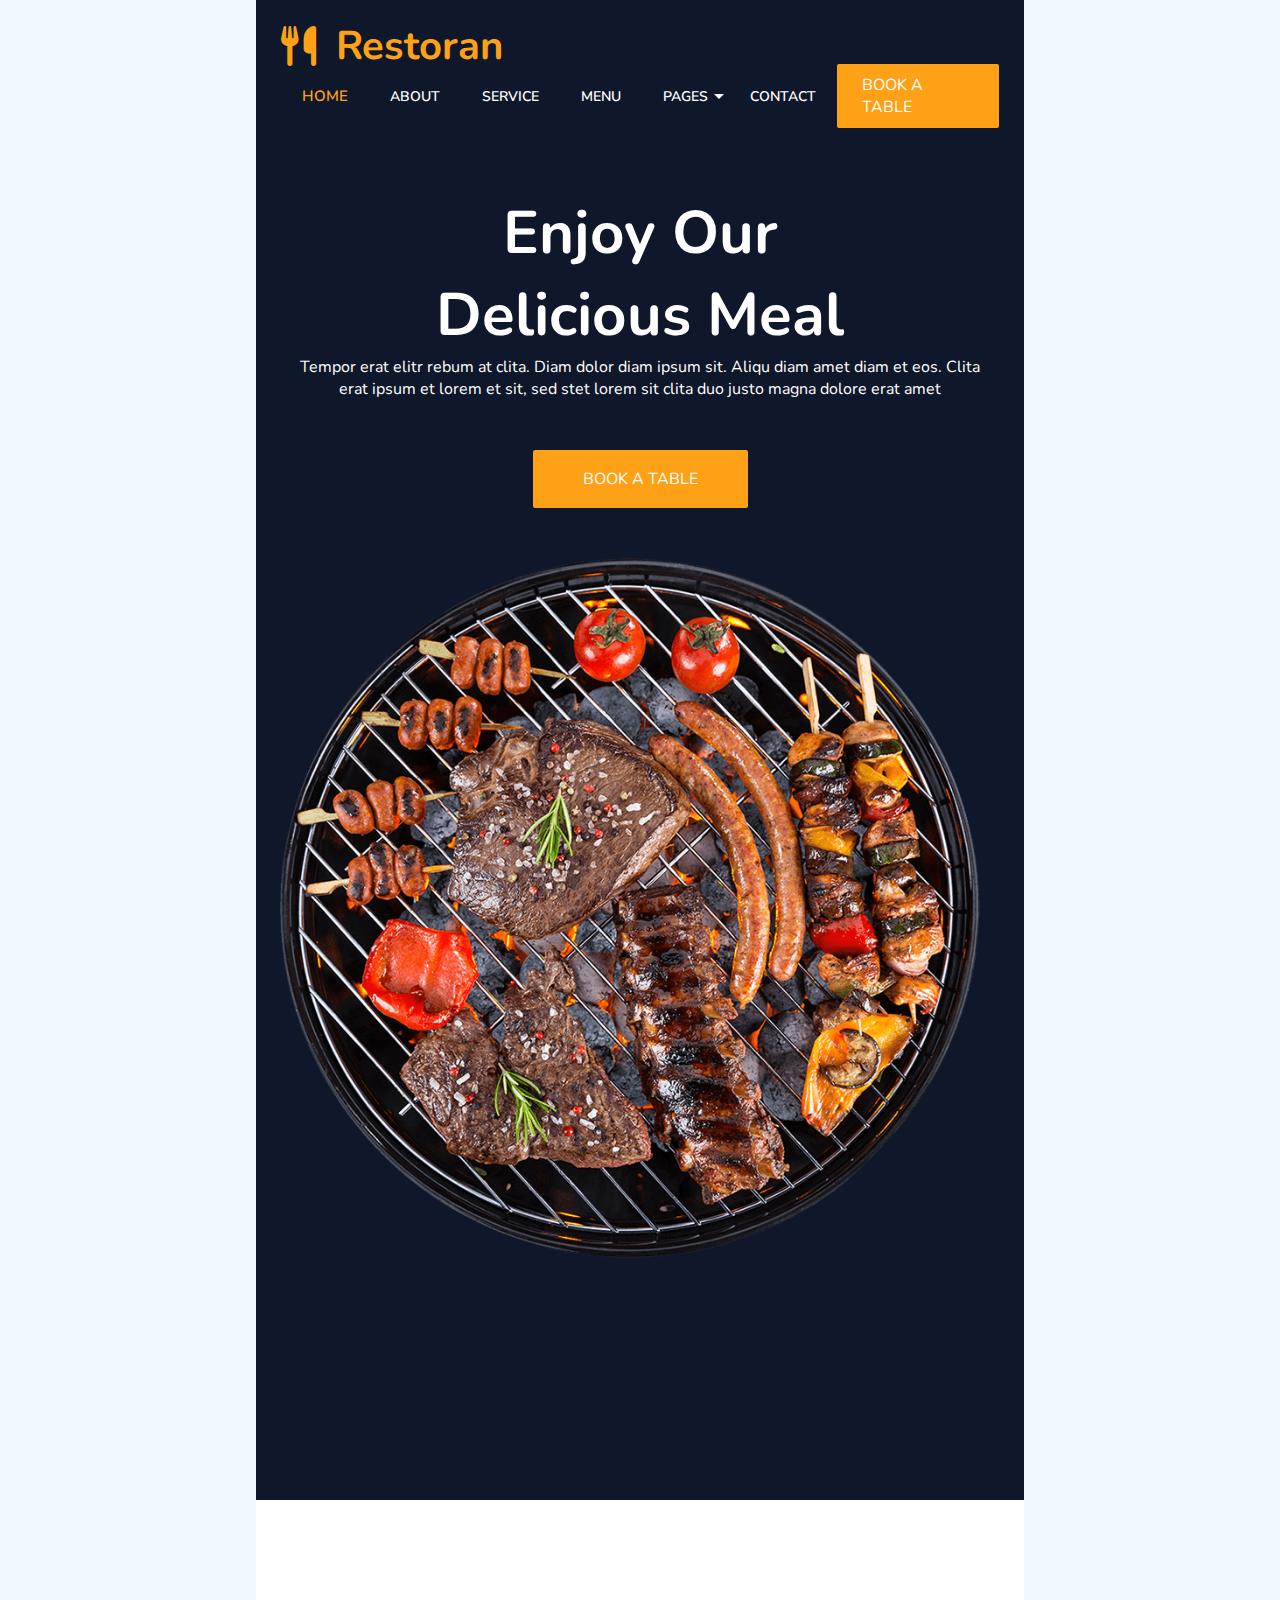
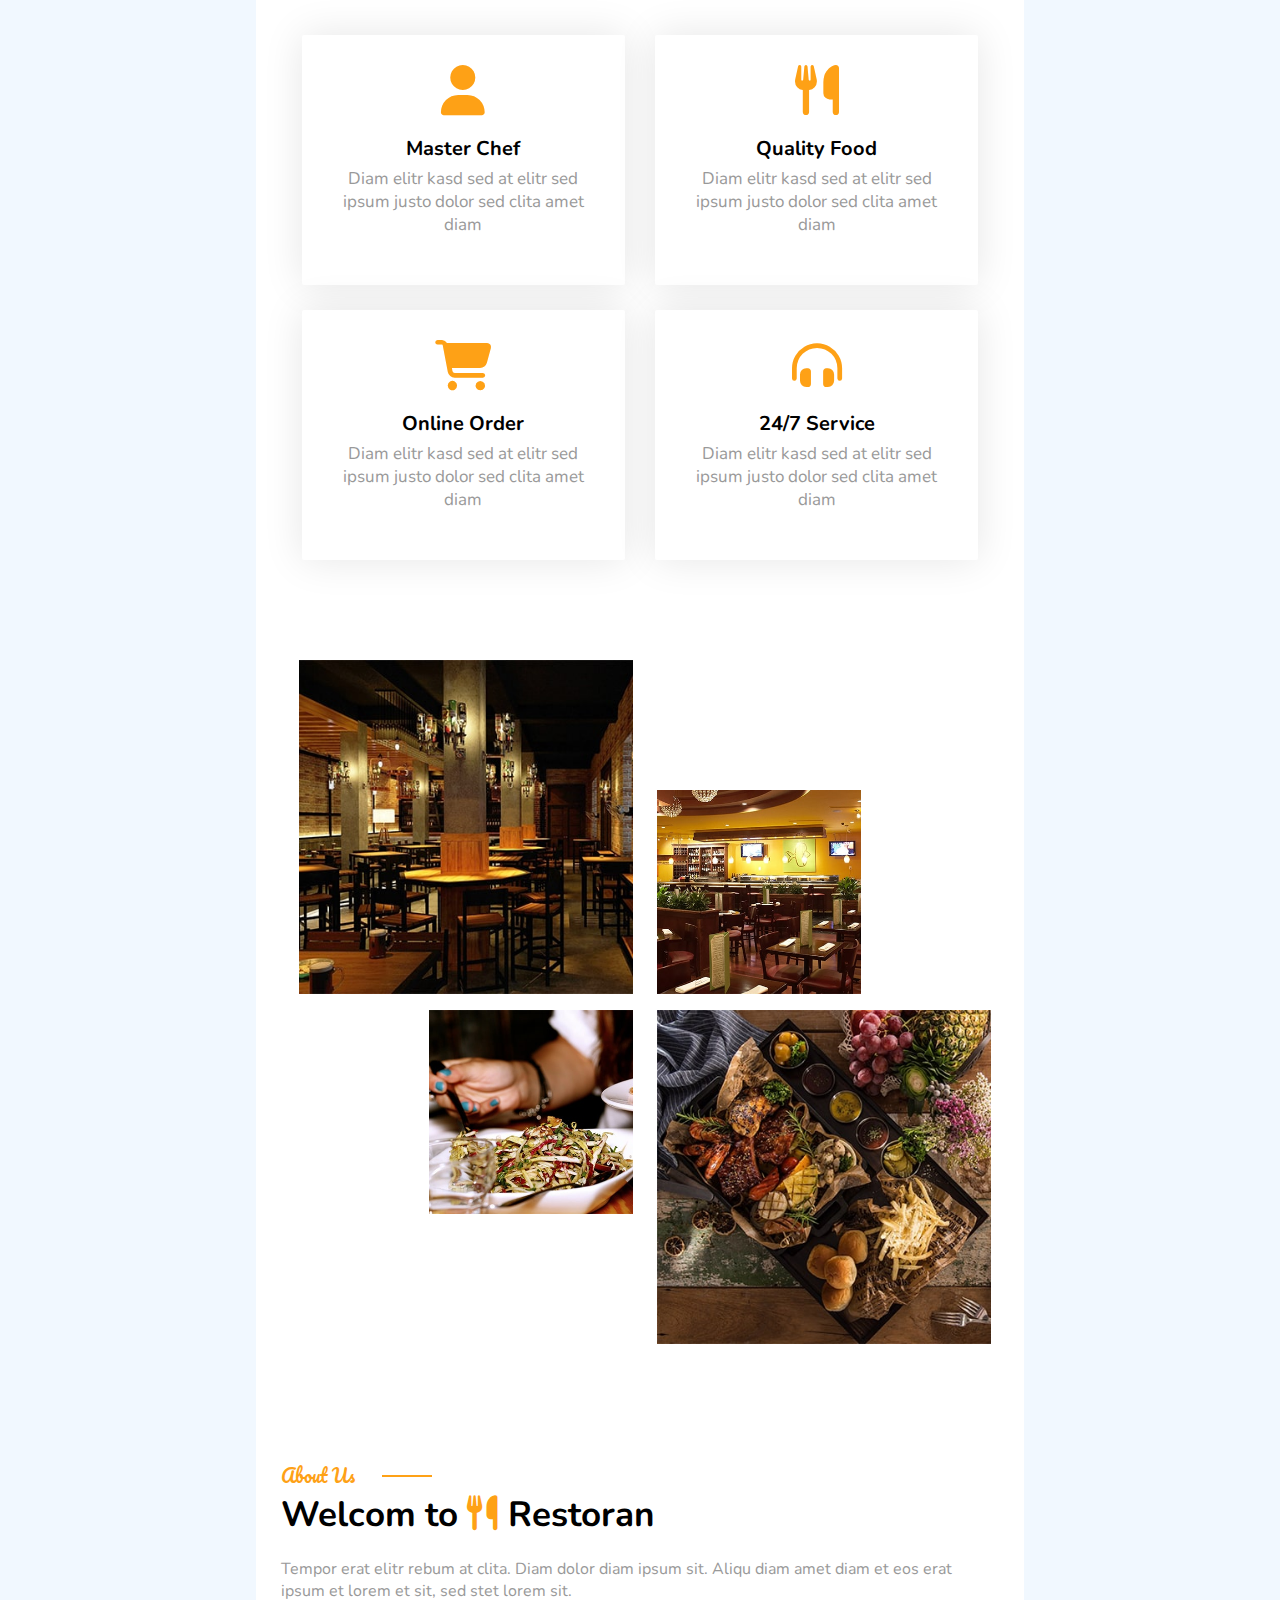
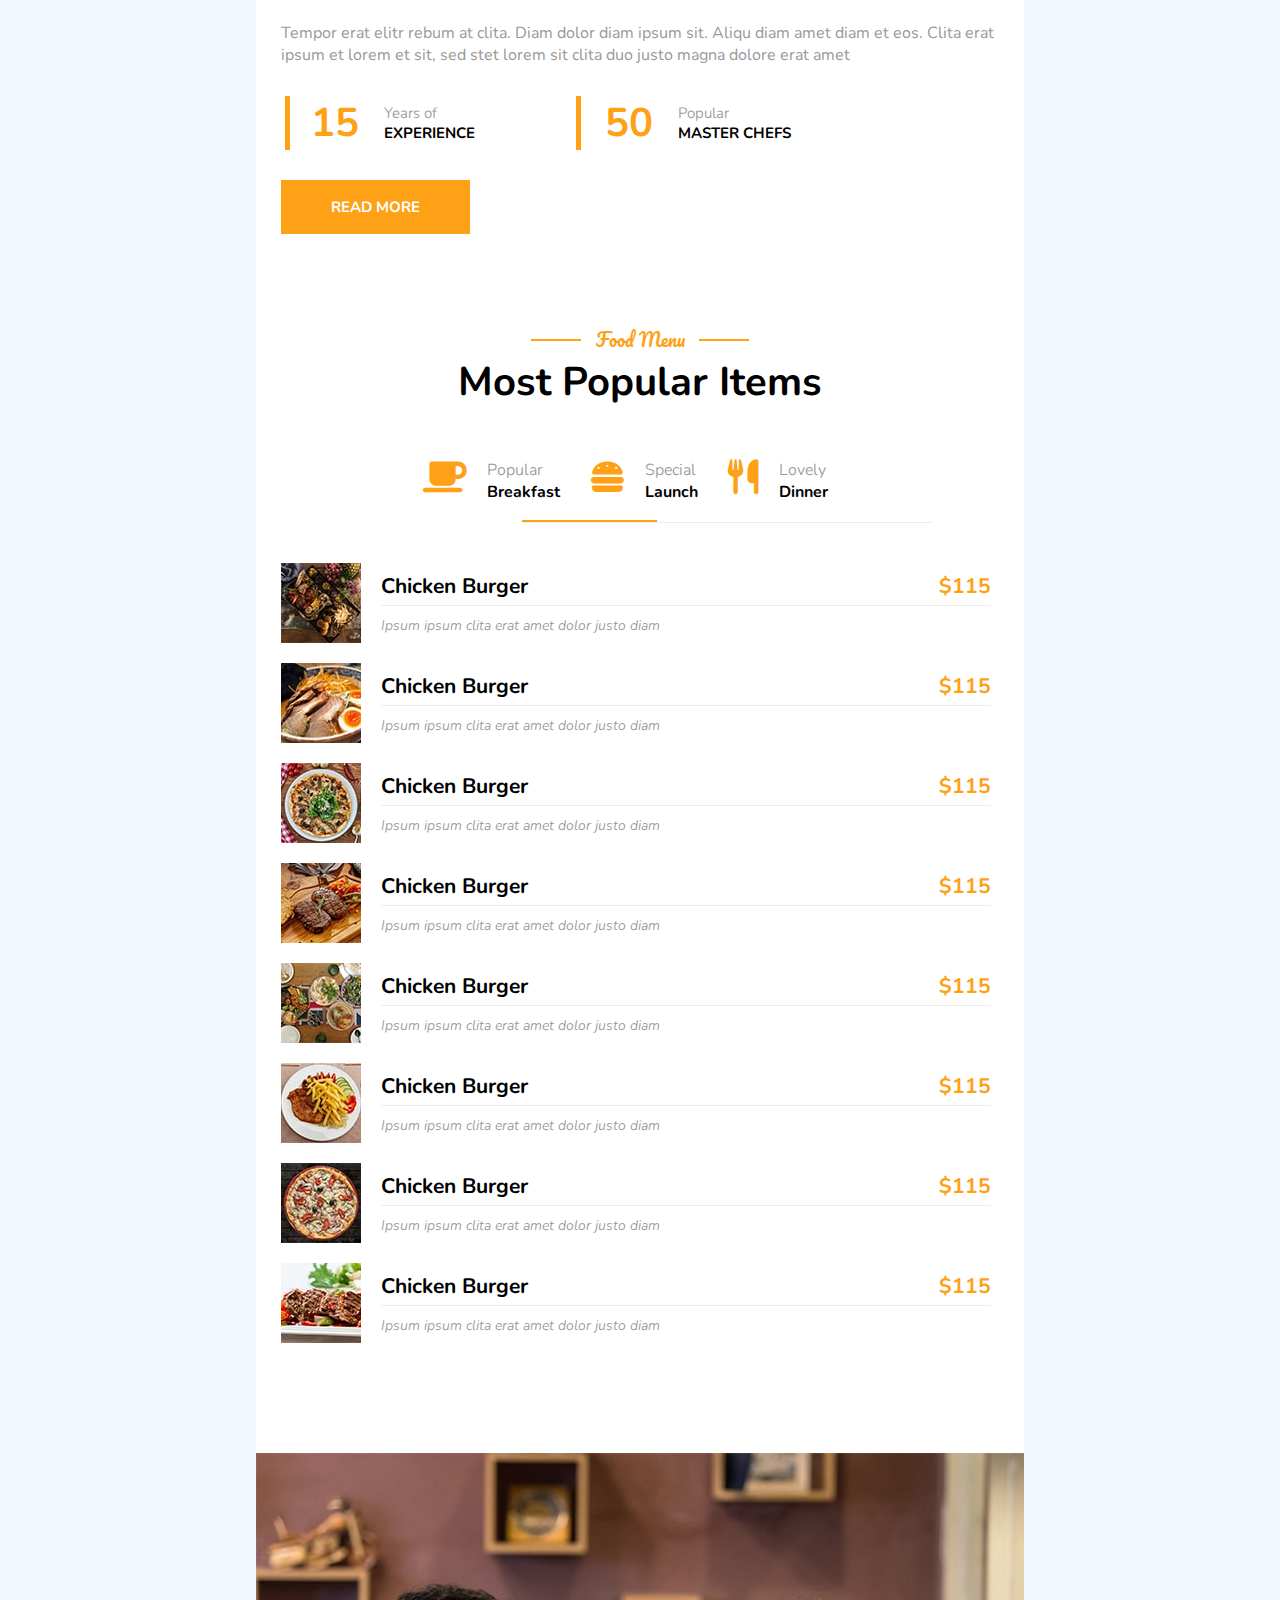
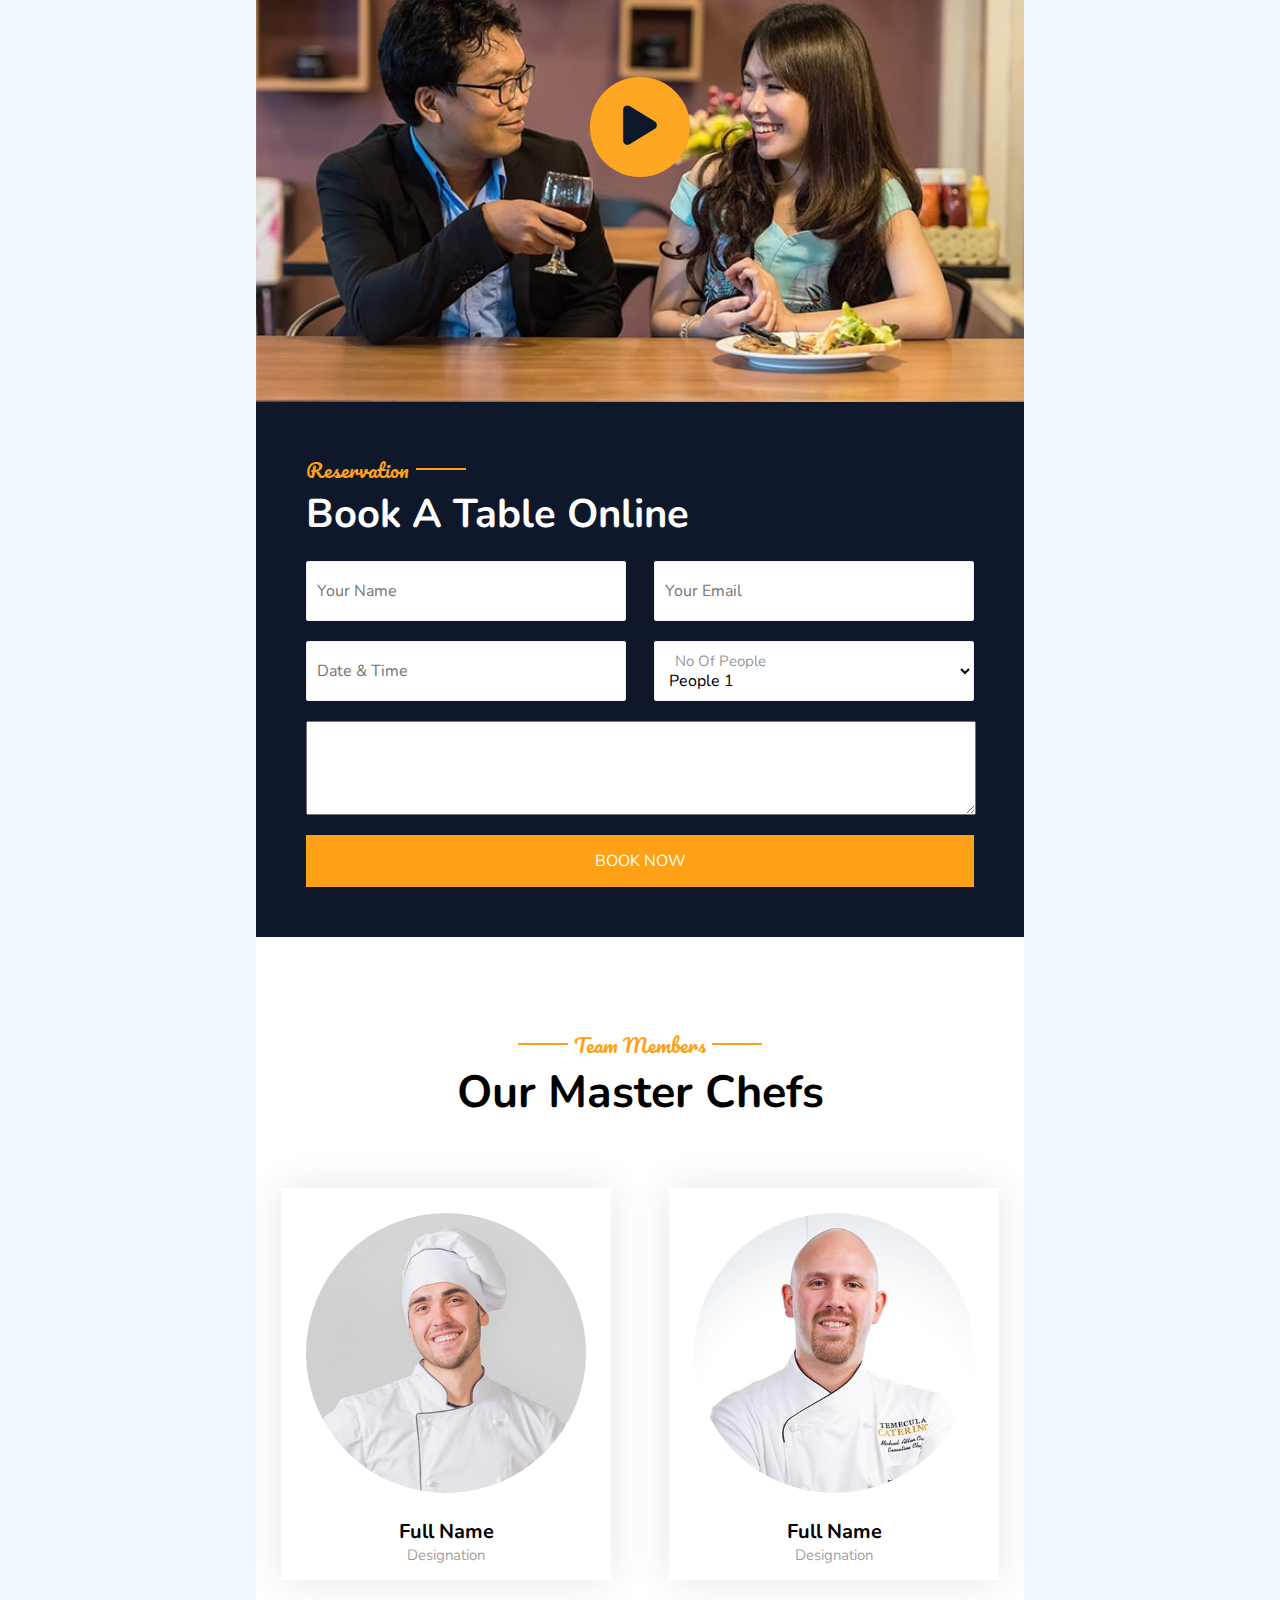
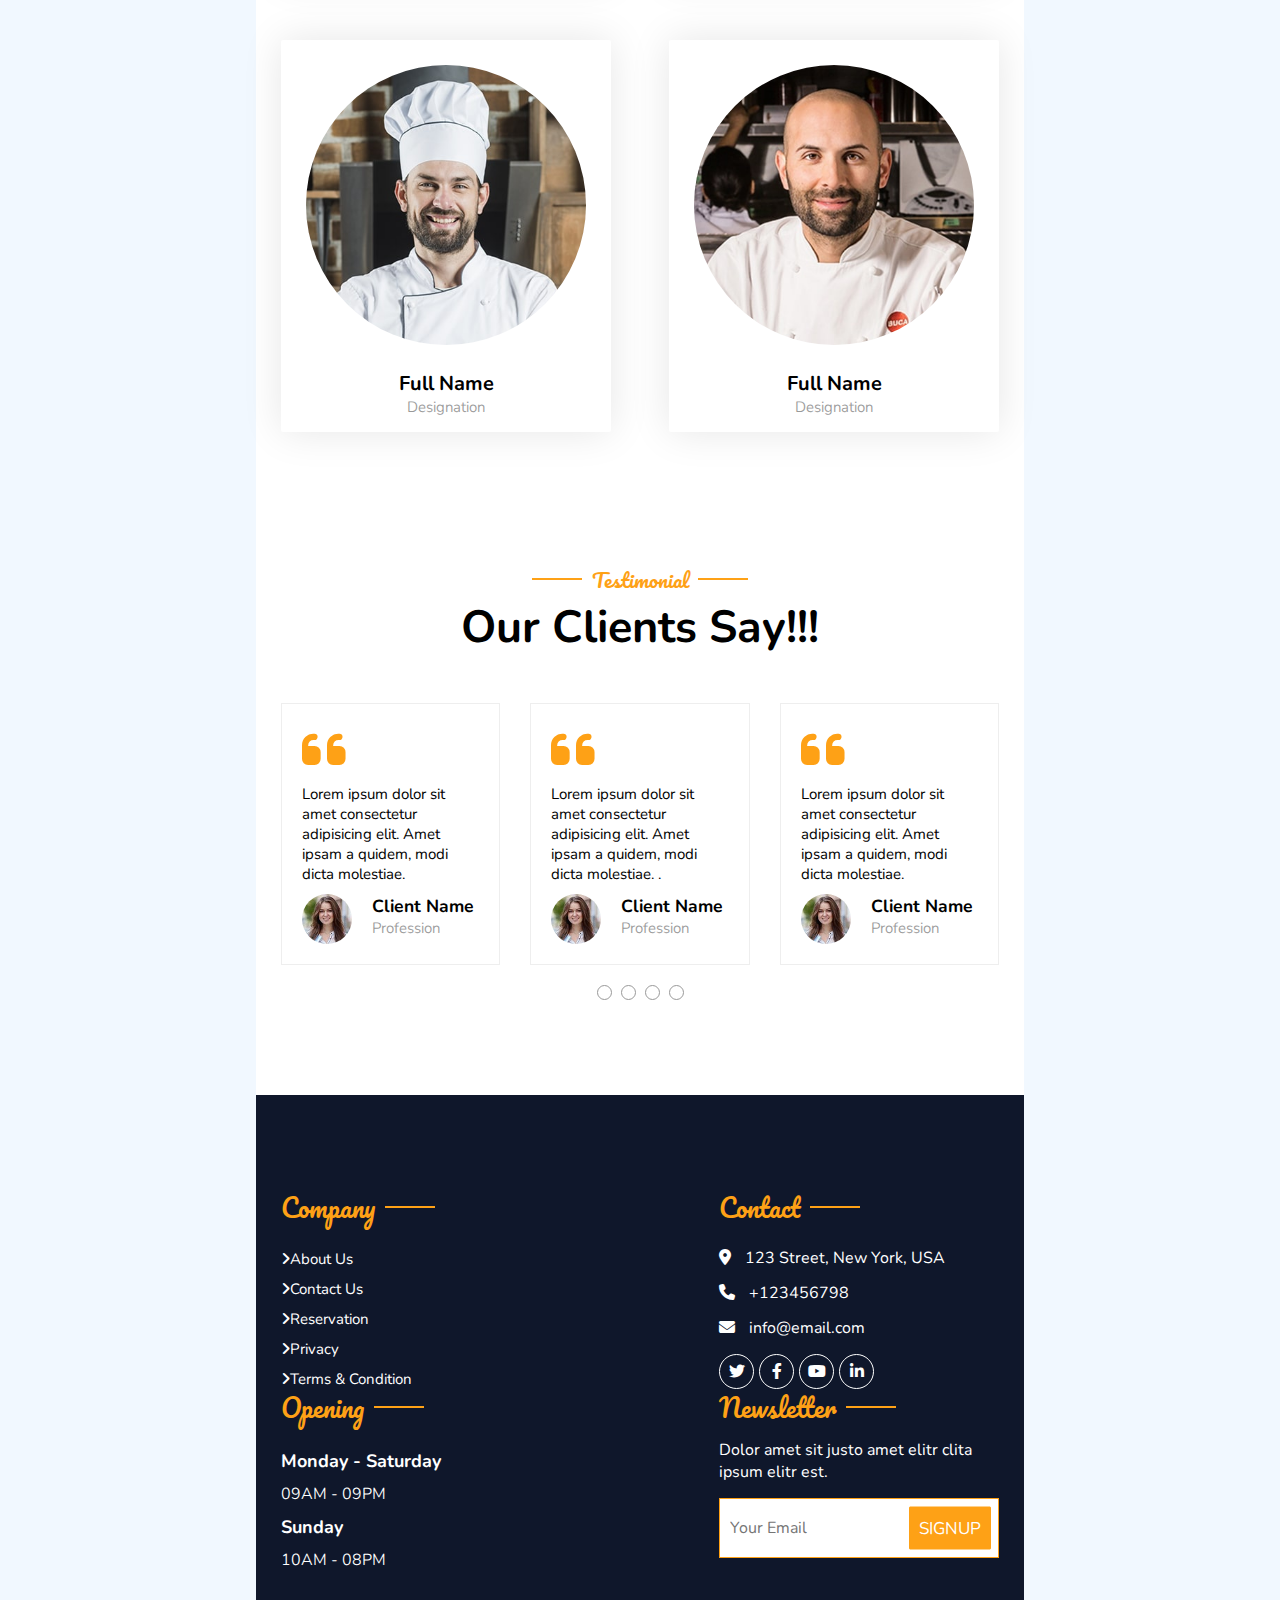
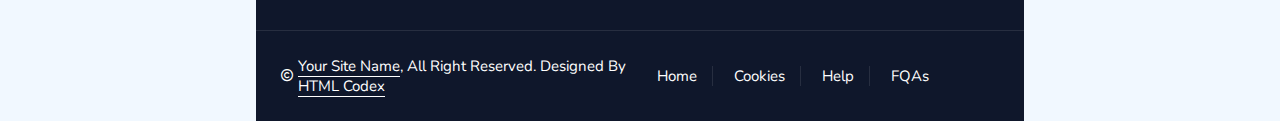
<file: index.html>
<!DOCTYPE html>
<html lang="en">

<head>
    <meta charset="UTF-8">
    <meta name="viewport" content="width=device-width, initial-scale=1.0">
    <title>Document</title>
    <link rel="stylesheet" href="css/style.css">

    <link rel="stylesheet" href="icon/css/all.css">
    <link rel="preconnect" href="https://fonts.googleapis.com">
    <link rel="preconnect" href="https://fonts.gstatic.com" crossorigin>
    <link href="https://fonts.googleapis.com/css2?family=Nunito&family=Roboto&display=swap" rel="stylesheet">
    <link rel="preconnect" href="https://fonts.googleapis.com">
    <link rel="preconnect" href="https://fonts.gstatic.com" crossorigin>
    <link href="https://fonts.googleapis.com/css2?family=Nunito&family=Pacifico&family=Roboto&display=swap"
        rel="stylesheet">

</head>

<body>
    <div class="restoran">
        <!-- <div class="restoran-image">
            <img src="img/bg-hero.jpg" alt="">
        </div> -->
        <div class="restoran-heading">

            <div class="restoran-heading-option">

                <a href="#" class="restoran-heading-res">
                    <i class="fa-solid fa-utensils restoran-heading-icon"></i>
                    <h1>
                        Restoran
                    </h1>
                </a>



                <div class="restoran-heading-title">
                    <a href="index.html" class="restoran-heading-home restoran-heading-color">HOME</a>
                    <a href="about.html" class="restoran-heading-home restoran-heading-color">ABOUT</a>
                    <a href="service.html" class="restoran-heading-home restoran-heading-color">SERVICE</a>
                    <a href="menu.html" class="restoran-heading-home restoran-heading-color">MENU</a>
                    <div class="restoran-heading-dropdown">
                        <a href="#" class="restoran-heading-home restoran-heading-page">PAGES</a>
                        <div class="restoran-heading-drop">
                            <a href="booking.html" class="restoran-heading-item">Booking</a>
                            <a href="ourteam.html" class="restoran-heading-item">Our Team</a>
                            <a href="testimonial.html" class="restoran-heading-item">Testimonial</a>
                        </div>
                    </div>

                    <a href="contact.html" class="restoran-heading-home restoran-heading-color">CONTACT</a>
                    <a href="#" class="restoran-heading-home">BOOK A TABLE</a>
                </div>

                <div class="restoran-heading-bar">
                    <i class="fa-solid fa-bars"></i>
                </div>

            </div>


            <div class="restoran-heading-enjoy">
                <div class="restoran-heading-left">
                    <h1>Enjoy Our Delicious Meal</h1>
                    <p>Tempor erat elitr rebum at clita. Diam dolor diam ipsum sit. Aliqu diam amet diam et eos.
                        Clita erat ipsum et lorem et sit, sed stet lorem sit clita duo justo magna dolore erat amet
                    </p>
                    <a href="#" class="restoran-heading-button">BOOK A TABLE</a>
                </div>
                <div class="restoran-heading-right">
                    <img src="img/hero.png" alt="" class="restoran-heading-img">
                </div>
            </div>
        </div>

        <div class="restoran-contact">
            <div class="restoran-contact-list">
                <div class="restoran-contact-master">
                    <i class="fa fa-user"></i>
                    <h2>Master Chef</h2>
                    <p>Diam elitr kasd sed at elitr sed ipsum justo dolor sed clita amet diam</p>
                </div>
                <div class="restoran-contact-master">
                    <i class="fa-solid fa-utensils "></i>
                    <h2>Quality Food</h2>
                    <p>Diam elitr kasd sed at elitr sed ipsum justo dolor sed clita amet diam</p>
                </div>
                <div class="restoran-contact-master">
                    <i class="fa-sharp fa-solid fa-cart-shopping"></i>
                    <h2>Online Order</h2>
                    <p>Diam elitr kasd sed at elitr sed ipsum justo dolor sed clita amet diam</p>
                </div>
                <div class="restoran-contact-master">
                    <i class="fa-solid fa-headphones-simple"></i>
                    <h2>24/7 Service</h2>
                    <p>Diam elitr kasd sed at elitr sed ipsum justo dolor sed clita amet diam</p>
                </div>
            </div>
        </div>
        <div class="restoran-content">
            <div class="restoran-content-left">

                <div class="restoran-content-about">
                    <img src="img/about-1.jpg" alt="" class="restoran-content-size">
                </div>
                <div class="restoran-content-about">
                    <img src="img/about-2.jpg" alt="">
                </div>
                <div class="restoran-content-about">
                    <img src="img/about-3.jpg" alt="">
                </div>
                <div class="restoran-content-about">
                    <img src="img/about-4.jpg" alt="">
                </div>
            </div>
            <div class="restoran-content-right">
                <h3>About Us</h3>
                <h1 class="restoran-content-welcom">Welcom to
                    <i class="fa-solid fa-utensils"></i>Restoran
                </h1>
                <p>Tempor erat elitr rebum at clita. Diam dolor diam ipsum sit. Aliqu diam amet diam et eos erat ipsum
                    et lorem et sit, sed stet lorem sit.</p>
                <p>Tempor erat elitr rebum at clita. Diam dolor diam ipsum sit. Aliqu diam amet diam et eos. Clita erat
                    ipsum et lorem et sit, sed stet lorem sit clita duo justo magna dolore erat amet</p>
                <div class="restoran-content-number">
                    <div class="restoran-content-auto">
                        <h1>15</h1>
                        <div class="restoran-content-year">
                            <h5>Years of</h5>
                            <h4>EXPERIENCE</h4>
                        </div>
                    </div>
                    <div class="restoran-content-auto">
                        <h1>50</h1>
                        <div class="restoran-content-year">
                            <h5>Popular</h5>
                            <h4>MASTER CHEFS</h4>
                        </div>
                    </div>
                </div>
                <div class="restoran-content-read">
                    <a href="#">READ MORE</a>
                </div>
            </div>
        </div>
        <div class="restoran-menu">
            <h3>Food Menu</h3>
            <h1>Most Popular Items</h1>
            <div class="restoran-animation">


                <div class="restoran-menu-option">
                    <div class="restoran-menu-icon">

                        <i class="fa-solid fa-mug-saucer"></i>
                        <div class="restoran-menu-content">
                            <h5>Popular</h5>
                            <h5>Breakfast</h5>
                        </div>


                        <i class="fa-solid fa-burger"></i>
                        <div class="restoran-menu-content">
                            <h5>Special</h5>
                            <h5>Launch</h5>
                        </div>


                        <i class="fa-solid fa-utensils"></i>
                        <div class="restoran-menu-content">
                            <h5>Lovely</h5>
                            <h5>Dinner</h5>
                        </div>

                    </div>

                </div>
                <div class="restoran-menu-list">
                    <div class="restoran-menu-left">
                        <div class="restoran-menu-food">
                            <img src="img/menu-1.jpg" alt="">
                            <div class="restoran-menu-bill">
                                <div class="restoran-menu-name">
                                    <h2>Chicken Burger</h2>
                                    <h2>$115</h2>
                                </div>
                                <h4>Ipsum ipsum clita erat amet dolor justo diam</h4>
                            </div>
                        </div>
                        <div class="restoran-menu-food">
                            <img src="img/menu-2.jpg" alt="">
                            <div class="restoran-menu-bill">
                                <div class="restoran-menu-name">
                                    <h2>Chicken Burger</h2>
                                    <h2>$115</h2>
                                </div>
                                <h4>Ipsum ipsum clita erat amet dolor justo diam</h4>
                            </div>
                        </div>
                        <div class="restoran-menu-food">
                            <img src="img/menu-3.jpg" alt="">
                            <div class="restoran-menu-bill">
                                <div class="restoran-menu-name">
                                    <h2>Chicken Burger</h2>
                                    <h2>$115</h2>
                                </div>
                                <h4>Ipsum ipsum clita erat amet dolor justo diam</h4>
                            </div>
                        </div>
                        <div class="restoran-menu-food">
                            <img src="img/menu-4.jpg" alt="">
                            <div class="restoran-menu-bill">
                                <div class="restoran-menu-name">
                                    <h2>Chicken Burger</h2>
                                    <h2>$115</h2>
                                </div>
                                <h4>Ipsum ipsum clita erat amet dolor justo diam</h4>
                            </div>
                        </div>
                    </div>
                    <div class="restoran-menu-right">
                        <div class="restoran-menu-food">
                            <img src="img/menu-5.jpg" alt="">
                            <div class="restoran-menu-bill">
                                <div class="restoran-menu-name">
                                    <h2>Chicken Burger</h2>
                                    <h2>$115</h2>
                                </div>
                                <h4>Ipsum ipsum clita erat amet dolor justo diam</h4>
                            </div>
                        </div>
                        <div class="restoran-menu-food">
                            <img src="img/menu-6.jpg" alt="">
                            <div class="restoran-menu-bill">
                                <div class="restoran-menu-name">
                                    <h2>Chicken Burger</h2>
                                    <h2>$115</h2>
                                </div>
                                <h4>Ipsum ipsum clita erat amet dolor justo diam</h4>
                            </div>
                        </div>
                        <div class="restoran-menu-food">
                            <img src="img/menu-7.jpg" alt="">
                            <div class="restoran-menu-bill">
                                <div class="restoran-menu-name">
                                    <h2>Chicken Burger</h2>
                                    <h2>$115</h2>
                                </div>
                                <h4>Ipsum ipsum clita erat amet dolor justo diam</h4>
                            </div>
                        </div>
                        <div class="restoran-menu-food">
                            <img src="img/menu-8.jpg" alt="">
                            <div class="restoran-menu-bill">
                                <div class="restoran-menu-name">
                                    <h2>Chicken Burger</h2>
                                    <h2>$115</h2>
                                </div>
                                <h4>Ipsum ipsum clita erat amet dolor justo diam</h4>
                            </div>
                        </div>
                    </div>
                </div>
            </div>
        </div>
        <div class="restoran-info">
            <div class="restoran-info-left">
                <img src="img/video.jpg" alt="">
                <a href="#">
                    <button class="restoran-info-icon">
                        <i class="fa-sharp fa-solid fa-play"></i>
                    </button>
                </a>

            </div>
            <div class="restoran-info-right">
                <div class="restoran-info-animation">


                    <h2>Reservation</h2>
                    <h1>Book A Table Online</h1>
                    <div class="restoran-info-list">
                        <form class="restoran-info-form">
                            <div class="restoran-info-item">
                                <input type="text" name="" id="input-type" class="restoran-info-input"
                                    placeholder="Your Name">
                                <!-- <label for="input-type" id="label-type">Your Name</label> -->
                            </div>
                            <div class="restoran-info-item">
                                <input type="email" name="" id="input-email" class="restoran-info-input"
                                    placeholder="Your Email">
                                <!-- <label for="input-email" id="label-email">Your Email</label> -->
                            </div>
                            <div class="restoran-info-item">
                                <input type="datetime" name="" id="input-datetime" class="restoran-info-input"
                                    placeholder="Date & Time">
                                <!-- <label for="input-datetime" id="label-datetime">Date & Time</label> -->
                            </div>
                            <div class="restoran-info-item">

                                <select name="" id="select" class="restoran-info-input">
                                    <option value="#">People 1</option>
                                    <option value="#">People 2</option>
                                    <option value="#">People 3</option>
                                </select>
                                <label for="select">No Of People</label>
                            </div>
                            <div class="restoran-info-textarea">
                                <textarea name="" id="textarea" cols="65" rows="4" placeholder="Special Request"
                                    class="restoran-info-text">
                        </textarea>
                                <!-- <label for="textarea">Special Request</label> -->
                            </div>
                        </form>
                        <div class="restoran-info-book">
                            <a href="#">
                                BOOK NOW
                            </a>

                        </div>
                    </div>
                </div>
            </div>
        </div>
        <div class="restoran-master">
            <h2>Team Members</h2>
            <h1>Our Master Chefs</h1>
            <div class="restoran-master-list">
                <div class="restoran-master-user">
                    <div class="restoran-master-scale">
                        <div class="restoran-master-image">
                            <img src="img/team-1.jpg" alt="">
                        </div>
                        <h3>Full Name</h3>
                        <h4>Designation</h4>
                        <div class="restoran-master-icon">
                            <a href="#" class="fa-brands fa-facebook-f"></a>
                            <a href="#" class="fa-brands fa-twitter"></a>
                            <a href="#" class="fa-brands fa-instagram"></a>
                        </div>
                    </div>
                </div>
                <div class="restoran-master-user">
                    <div class="restoran-master-scale">
                        <div class="restoran-master-image">
                            <img src="img/team-2.jpg" alt="">
                        </div>
                        <h3>Full Name</h3>
                        <h4>Designation</h4>
                        <div class="restoran-master-icon">
                            <a href="#" class="fa-brands fa-facebook-f"></a>
                            <a href="#" class="fa-brands fa-twitter"></a>
                            <a href="#" class="fa-brands fa-instagram"></a>
                        </div>
                    </div>
                </div>
                <div class="restoran-master-user">
                    <div class="restoran-master-scale">
                        <div class="restoran-master-image">
                            <img src="img/team-3.jpg" alt="">
                        </div>
                        <h3>Full Name</h3>
                        <h4>Designation</h4>
                        <div class="restoran-master-icon">

                            <a href="#" class="fa-brands fa-facebook-f"></a>
                            <a href="#" class="fa-brands fa-twitter"></a>
                            <a href="#" class="fa-brands fa-instagram"></a>
                        </div>
                    </div>
                </div>
                <div class="restoran-master-user">
                    <div class="restoran-master-scale">
                        <div class="restoran-master-image">
                            <img src="img/team-4.jpg" alt="">
                        </div>
                        <h3>Full Name</h3>
                        <h4>Designation</h4>
                        <div class="restoran-master-icon">

                            <a href="#" class="fa-brands fa-facebook-f"></a>
                            <a href="#" class="fa-brands fa-twitter"></a>
                            <a href="#" class="fa-brands fa-instagram"></a>
                        </div>
                    </div>
                </div>

            </div>

        </div>


        <div class="restoran-client">

            <h2>Testimonial</h2>
            <h1>Our Clients Say!!!</h1>
            <div class="restoran-client-list">
                <div class="restoran-client-user">
                    <i class="fa-solid fa-quote-left"></i>
                    <p>Lorem ipsum dolor sit amet consectetur adipisicing elit. Amet ipsam a quidem, modi dicta
                        molestiae.
                    </p>
                    <div class="restoran-client-image">
                        <img src="img/testimonial-1.jpg" alt="">
                        <div class="restoran-client-name">
                            <h3>Client Name</h3>
                            <h4>Profession</h4>
                        </div>
                    </div>
                </div>
                <div class="restoran-client-user">
                    <i class="fa-solid fa-quote-left"></i>
                    <p>Lorem ipsum dolor sit amet consectetur adipisicing elit. Amet ipsam a quidem, modi dicta
                        molestiae.
                        .</p>
                    <div class="restoran-client-image">
                        <img src="img/testimonial-1.jpg" alt="">
                        <div class="restoran-client-name">
                            <h3>Client Name</h3>
                            <h4>Profession</h4>
                        </div>
                    </div>
                </div>
                <div class="restoran-client-user">
                    <i class="fa-solid fa-quote-left"></i>
                    <p>Lorem ipsum dolor sit amet consectetur adipisicing elit. Amet ipsam a quidem, modi dicta
                        molestiae.
                    </p>
                    <div class="restoran-client-image">
                        <img src="img/testimonial-1.jpg" alt="">
                        <div class="restoran-client-name">
                            <h3>Client Name</h3>
                            <h4>Profession</h4>
                        </div>
                    </div>
                </div>
            </div>
            <div class="restoran-client-round">
                <span></span>
                <span></span>
                <span></span>
                <span></span>
            </div>

        </div>
        <div class="restoran-footer">
            <div class="restoran-footer-top">
                <div class="restoran-footer-list">
                    <div class="restoran-footer-user">
                        <h2>Company</h2>
                        <div class="restoran-footer-item">
                            <a href="#"> <i class="fa-sharp fa-solid fa-angle-right"></i>About Us</a>
                            <a href="#"> <i class="fa-sharp fa-solid fa-angle-right"></i>Contact Us</a>
                            <a href="#"> <i class="fa-sharp fa-solid fa-angle-right"></i>Reservation</a>
                            <a href="#"> <i class="fa-sharp fa-solid fa-angle-right"></i>Privacy</a>
                            <a href="#"> <i class="fa-sharp fa-solid fa-angle-right"></i>Terms & Condition</a>
                        </div>
                    </div>
                    <div class="restoran-footer-user">
                        <h2>Contact</h2>
                        <div class="restoran-footer-item">
                            <div class="restoran-footer-id">
                                <p> <i class="fa-sharp fa-solid fa-location-dot"></i> 123 Street, New York, USA</p>
                            </div>
                            <div class="restoran-footer-id">

                                <p> <i class="fa-solid fa-phone"></i> +123456798</p>
                            </div>
                            <div class="restoran-footer-id">

                                <p> <i class="fa-solid fa-envelope"></i> info@email.com</p>
                            </div>
                        </div>
                        <div class="restoran-footer-icon">
                            <a href="#" class="fa-brands fa-twitter"></a>
                            <a href="#" class="fa-brands fa-facebook-f"></a>
                            <a href="#" class="fab fa-youtube"></a>
                            <a href="#" class="fab fa-linkedin-in"></a>

                        </div>
                    </div>
                    <div class="restoran-footer-user">
                        <h2>Opening</h2>
                        <div class="restoran-footer-item">
                            <h3>Monday - Saturday</h3>
                            <h4>09AM - 09PM</h4>
                            <h3>Sunday</h3>
                            <h4>10AM - 08PM</h4>
                        </div>
                    </div>
                    <div class="restoran-footer-user">
                        <h2>Newsletter</h2>
                        <div class="restoran-footer-item">
                            <p>Dolor amet sit justo amet elitr clita ipsum elitr est.</p>
                            <form class="restoran-footer-email">
                                <input type="email" name="" id="email" placeholder="Your Email">
                                <button>SIGNUP</button>

                            </form>
                        </div>
                    </div>
                </div>
            </div>
            <div class="restoran-footer-bottom">
                <div class="restoran-footer-border">
                    <div class="restoran-footer-left">
                        <i class="fa-sharp fa-regular fa-copyright"></i>
                        <p> <a href="#">Your Site Name</a>, All Right Reserved. Designed By <a href="#">HTML Codex</a>
                        </p>
                    </div>
                    <div class="restoran-footer-right">
                        <a href="#">Home</a>
                        <a href="#">Cookies</a>
                        <a href="">Help</a>
                        <a href="#">FQAs</a>
                    </div>
                </div>
            </div>
        </div>

    </div>
</body>

</html>
</file>
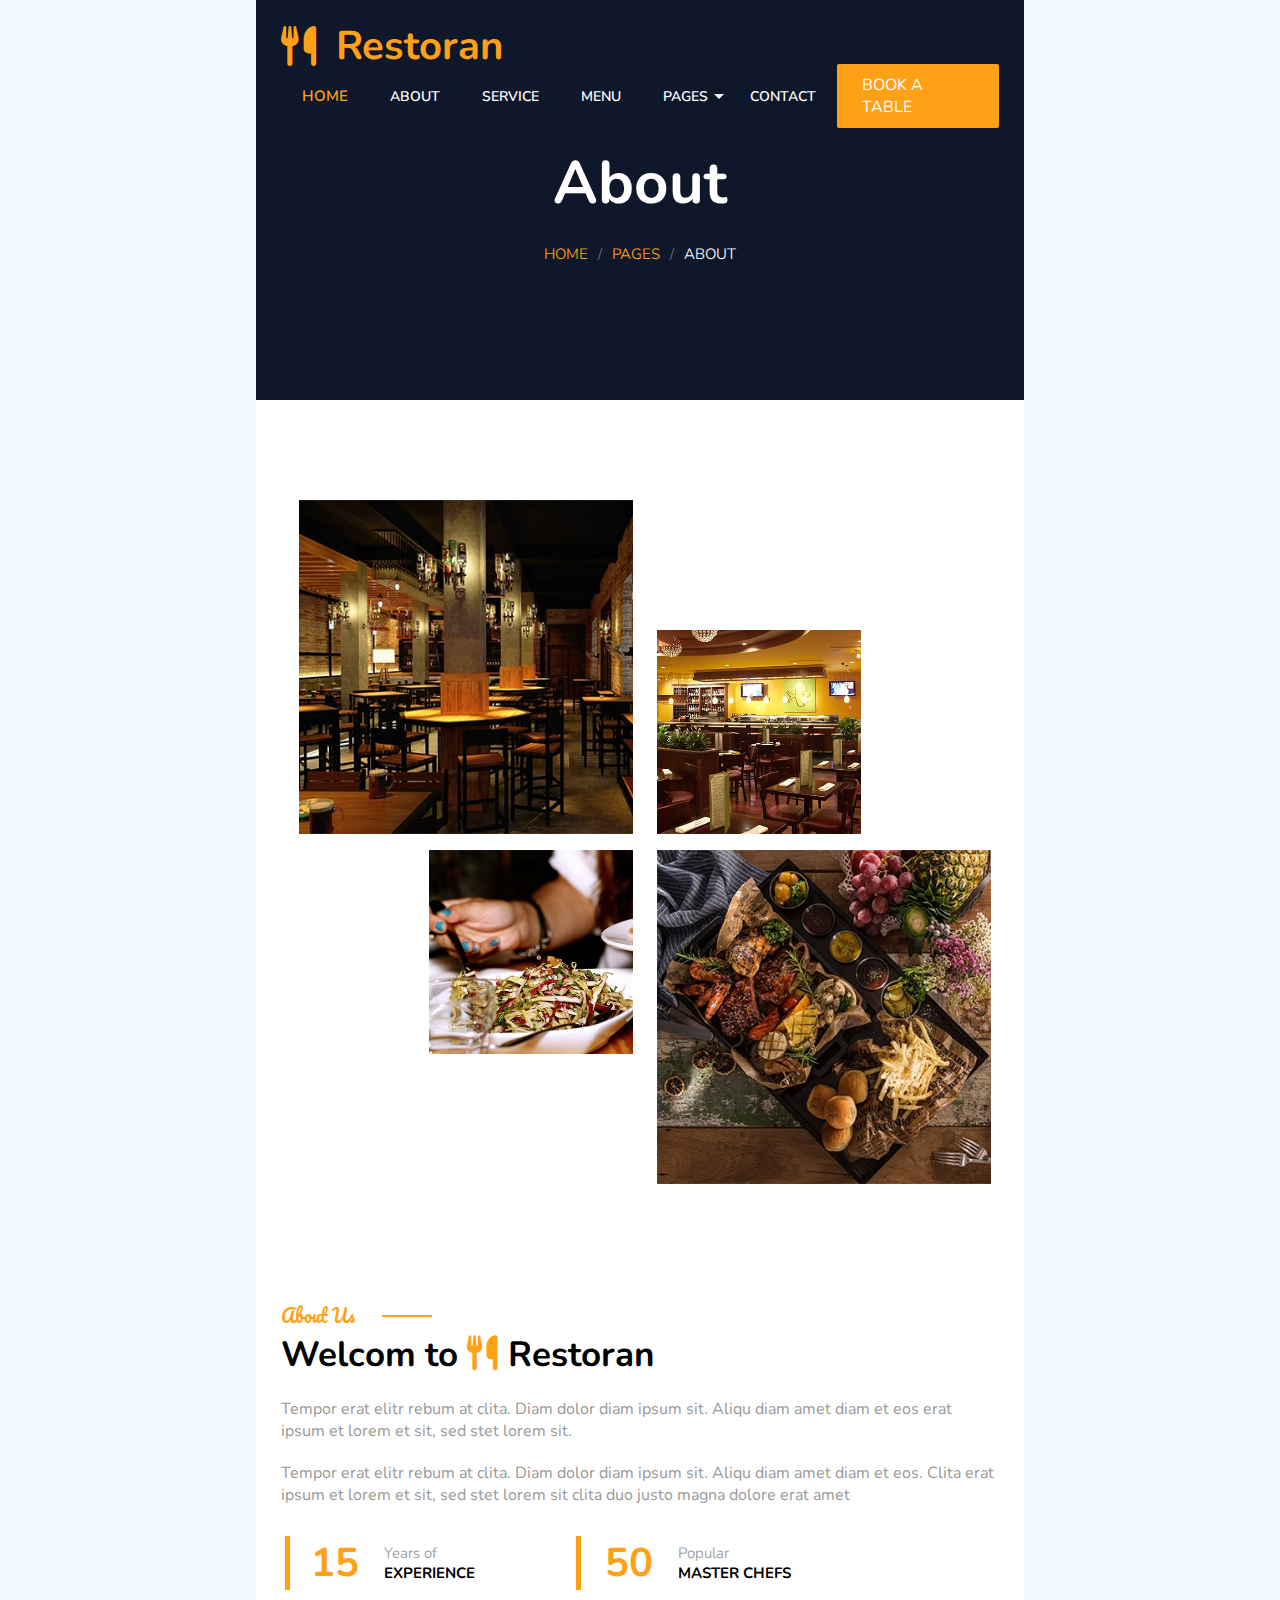
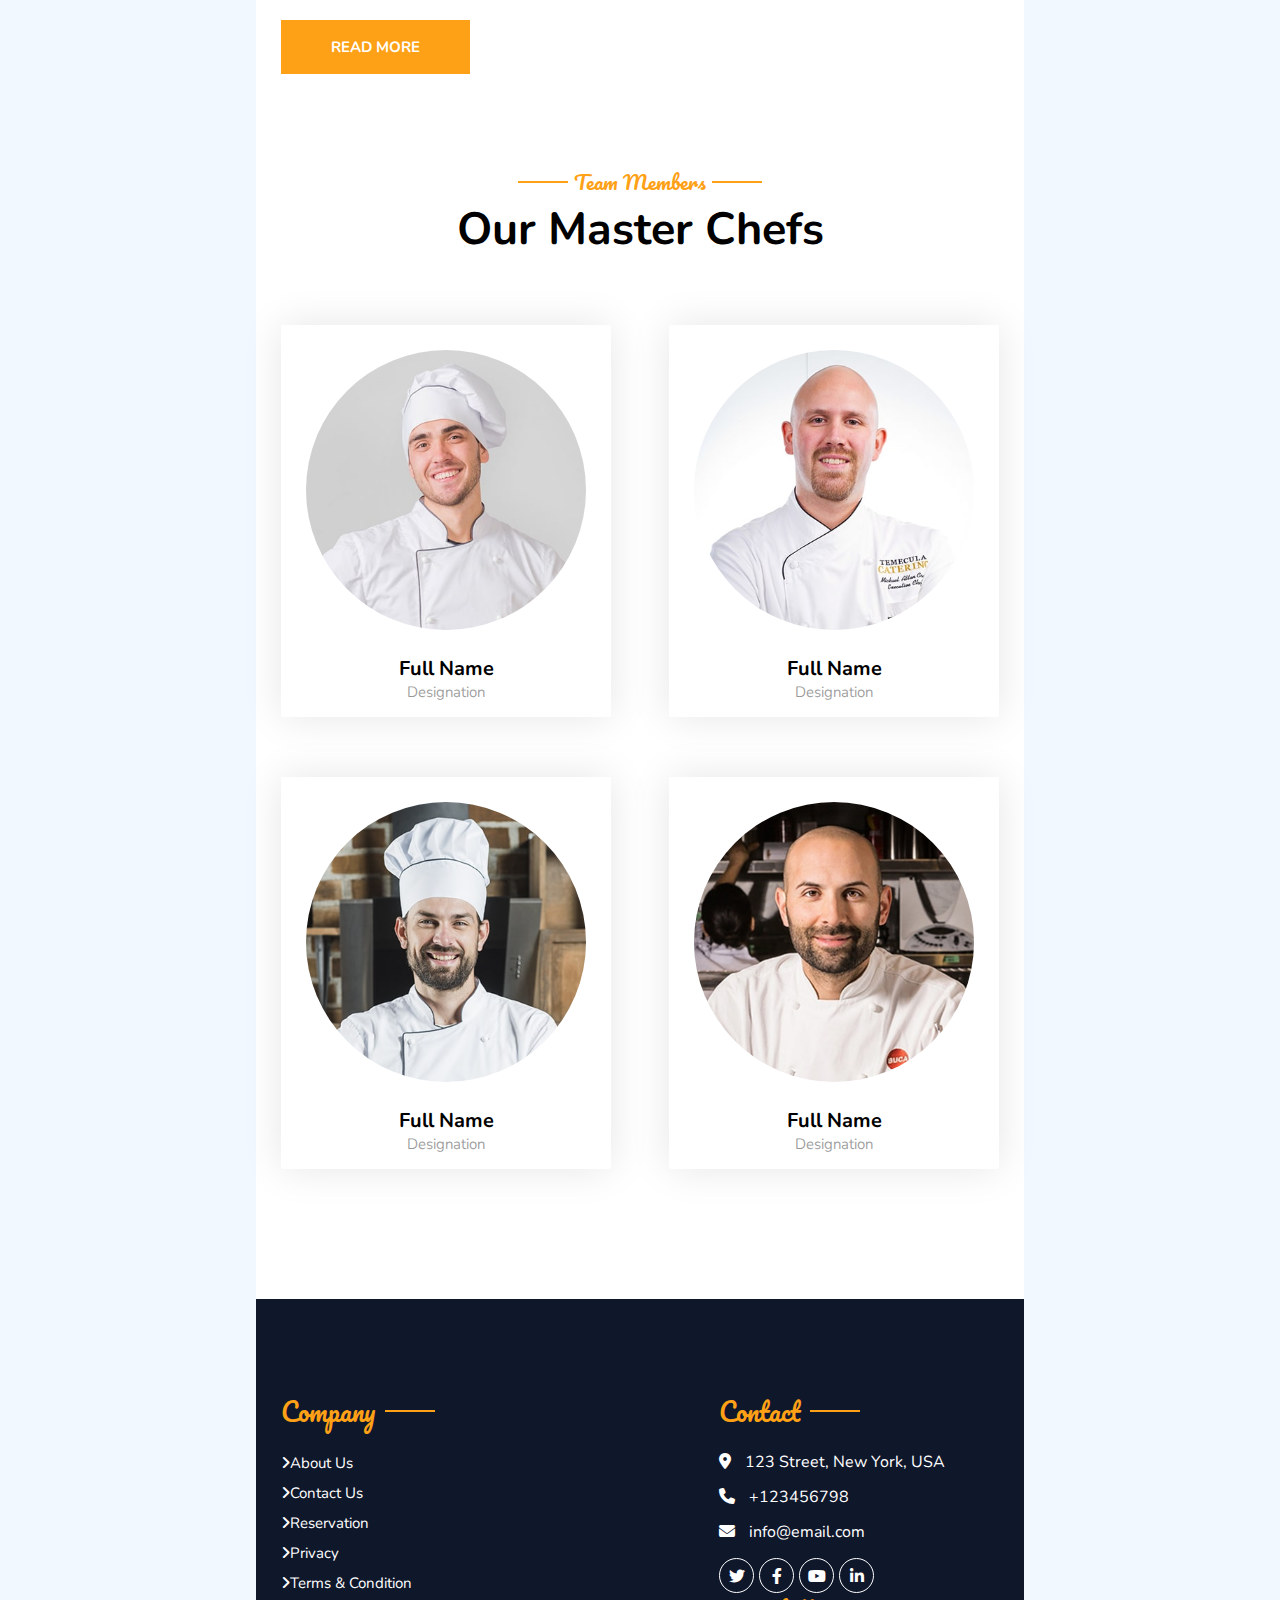
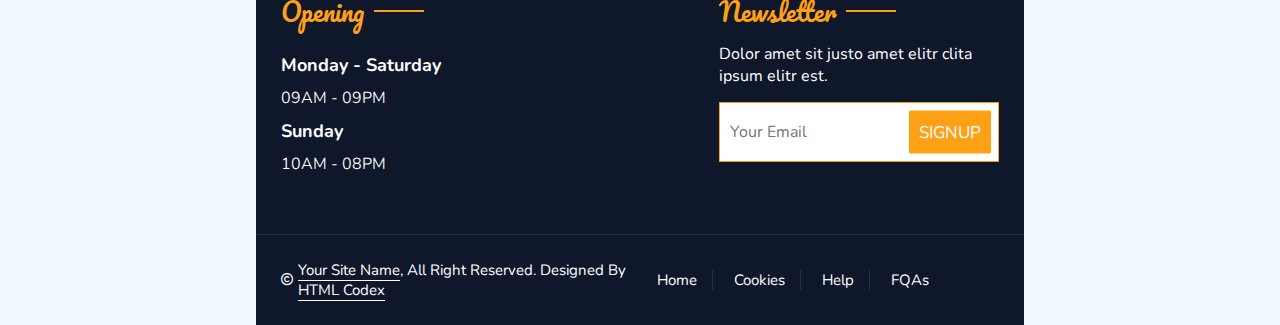
<file: about.html>
<!DOCTYPE html>
<html lang="en">

<head>
    <meta charset="UTF-8">
    <meta name="viewport" content="width=device-width, initial-scale=1.0">
    <title>Document</title>
    <link rel="stylesheet" href="css/style.css">

    <link rel="stylesheet" href="icon/css/all.css">
    <link rel="preconnect" href="https://fonts.googleapis.com">
    <link rel="preconnect" href="https://fonts.gstatic.com" crossorigin>
    <link href="https://fonts.googleapis.com/css2?family=Nunito&family=Roboto&display=swap" rel="stylesheet">
    <link rel="preconnect" href="https://fonts.googleapis.com">
    <link rel="preconnect" href="https://fonts.gstatic.com" crossorigin>
    <link href="https://fonts.googleapis.com/css2?family=Nunito&family=Pacifico&family=Roboto&display=swap"
        rel="stylesheet">

</head>

<body>
    <div class="restoran">
        <!-- <div class="restoran-image">
            <img src="img/bg-hero.jpg" alt="">
        </div> -->
        <div class="restoran-heading">

            <div class="restoran-heading-option">
                <a href="#" class="restoran-heading-res">
                    <i class="fa-solid fa-utensils restoran-heading-icon"></i>
                    <h1>
                        Restoran
                    </h1>
                </a>
                <div class="restoran-heading-title">
                    <a href="index.html" class="restoran-heading-home restoran-heading-color">HOME</a>
                    <a href="about.html" class="restoran-heading-home restoran-heading-color">ABOUT</a>
                    <a href="service.html" class="restoran-heading-home restoran-heading-color">SERVICE</a>
                    <a href="menu.html" class="restoran-heading-home restoran-heading-color">MENU</a>
                    <div class="restoran-heading-dropdown">
                        <a href="#" class="restoran-heading-home restoran-heading-page">PAGES</a>
                        <div class="restoran-heading-drop">
                            <a href="booking.html" class="restoran-heading-item">Booking</a>
                            <a href="ourteam.html" class="restoran-heading-item">Our Team</a>
                            <a href="testimonial.html" class="restoran-heading-item">Testimonial</a>
                        </div>
                    </div>

                    <a href="contact.html" class="restoran-heading-home restoran-heading-color">CONTACT</a>
                    <a href="#" class="restoran-heading-home">BOOK A TABLE</a>
                </div>
            </div>
            <div class="restoran-heading-content">
                <h1>About</h1>
                <div class="restoran-heading-list">
                    <h2>HOME</h2>
                    <h2>PAGES</h2>
                    <h2>ABOUT</h2>
                </div>
            </div>
        </div>


        <div class="restoran-content">
            <div class="restoran-content-left">

                <div class="restoran-content-about">
                    <img src="img/about-1.jpg" alt="" class="restoran-content-size">
                </div>
                <div class="restoran-content-about">
                    <img src="img/about-2.jpg" alt="">
                </div>
                <div class="restoran-content-about">
                    <img src="img/about-3.jpg" alt="">
                </div>
                <div class="restoran-content-about">
                    <img src="img/about-4.jpg" alt="">
                </div>
            </div>
            <div class="restoran-content-right">
                <h3>About Us</h3>
                <h1 class="restoran-content-welcom">Welcom to
                    <i class="fa-solid fa-utensils"></i>Restoran
                </h1>
                <p>Tempor erat elitr rebum at clita. Diam dolor diam ipsum sit. Aliqu diam amet diam et eos erat ipsum
                    et lorem et sit, sed stet lorem sit.</p>
                <p>Tempor erat elitr rebum at clita. Diam dolor diam ipsum sit. Aliqu diam amet diam et eos. Clita erat
                    ipsum et lorem et sit, sed stet lorem sit clita duo justo magna dolore erat amet</p>
                <div class="restoran-content-number">
                    <div class="restoran-content-auto">
                        <h1>15</h1>
                        <div class="restoran-content-year">
                            <h5>Years of</h5>
                            <h4>EXPERIENCE</h4>
                        </div>
                    </div>
                    <div class="restoran-content-auto">
                        <h1>50</h1>
                        <div class="restoran-content-year">
                            <h5>Popular</h5>
                            <h4>MASTER CHEFS</h4>
                        </div>
                    </div>
                </div>
                <div class="restoran-content-read">
                    <a href="#">READ MORE</a>
                </div>
            </div>
        </div>


        <div class="restoran-master">
            <h2>Team Members</h2>
            <h1>Our Master Chefs</h1>
            <div class="restoran-master-list">
                <div class="restoran-master-user">
                    <div class="restoran-master-scale">
                        <div class="restoran-master-image">
                            <img src="img/team-1.jpg" alt="">
                        </div>
                        <h3>Full Name</h3>
                        <h4>Designation</h4>
                        <div class="restoran-master-icon">
                            <a href="#" class="fa-brands fa-facebook-f"></a>
                            <a href="#" class="fa-brands fa-twitter"></a>
                            <a href="#" class="fa-brands fa-instagram"></a>
                        </div>
                    </div>
                </div>
                <div class="restoran-master-user">
                    <div class="restoran-master-scale">
                        <div class="restoran-master-image">
                            <img src="img/team-2.jpg" alt="">
                        </div>
                        <h3>Full Name</h3>
                        <h4>Designation</h4>
                        <div class="restoran-master-icon">
                            <a href="#" class="fa-brands fa-facebook-f"></a>
                            <a href="#" class="fa-brands fa-twitter"></a>
                            <a href="#" class="fa-brands fa-instagram"></a>
                        </div>
                    </div>
                </div>
                <div class="restoran-master-user">
                    <div class="restoran-master-scale">
                        <div class="restoran-master-image">
                            <img src="img/team-3.jpg" alt="">
                        </div>
                        <h3>Full Name</h3>
                        <h4>Designation</h4>
                        <div class="restoran-master-icon">

                            <a href="#" class="fa-brands fa-facebook-f"></a>
                            <a href="#" class="fa-brands fa-twitter"></a>
                            <a href="#" class="fa-brands fa-instagram"></a>
                        </div>
                    </div>
                </div>
                <div class="restoran-master-user">
                    <div class="restoran-master-scale">
                        <div class="restoran-master-image">
                            <img src="img/team-4.jpg" alt="">
                        </div>
                        <h3>Full Name</h3>
                        <h4>Designation</h4>
                        <div class="restoran-master-icon">
                            <a href="#" class="fa-brands fa-facebook-f"></a>
                            <a href="#" class="fa-brands fa-twitter"></a>
                            <a href="#" class="fa-brands fa-instagram"></a>
                        </div>
                    </div>
                </div>
            </div>
        </div>


        <div class="restoran-footer">
            <div class="restoran-footer-top">
                <div class="restoran-footer-list">
                    <div class="restoran-footer-user">
                        <h2>Company</h2>
                        <div class="restoran-footer-item">
                            <a href="#"> <i class="fa-sharp fa-solid fa-angle-right"></i>About Us</a>
                            <a href="#"> <i class="fa-sharp fa-solid fa-angle-right"></i>Contact Us</a>
                            <a href="#"> <i class="fa-sharp fa-solid fa-angle-right"></i>Reservation</a>
                            <a href="#"> <i class="fa-sharp fa-solid fa-angle-right"></i>Privacy</a>
                            <a href="#"> <i class="fa-sharp fa-solid fa-angle-right"></i>Terms & Condition</a>
                        </div>
                    </div>
                    <div class="restoran-footer-user">
                        <h2>Contact</h2>
                        <div class="restoran-footer-item">
                            <div class="restoran-footer-id">
                                <p> <i class="fa-sharp fa-solid fa-location-dot"></i> 123 Street, New York, USA</p>
                            </div>
                            <div class="restoran-footer-id">

                                <p> <i class="fa-solid fa-phone"></i> +123456798</p>
                            </div>
                            <div class="restoran-footer-id">

                                <p> <i class="fa-solid fa-envelope"></i> info@email.com</p>
                            </div>
                        </div>
                        <div class="restoran-footer-icon">
                            <a href="#" class="fa-brands fa-twitter"></a>
                            <a href="#" class="fa-brands fa-facebook-f"></a>
                            <a href="#" class="fab fa-youtube"></a>
                            <a href="#" class="fab fa-linkedin-in"></a>

                        </div>
                    </div>
                    <div class="restoran-footer-user">
                        <h2>Opening</h2>
                        <div class="restoran-footer-item">
                            <h3>Monday - Saturday</h3>
                            <h4>09AM - 09PM</h4>
                            <h3>Sunday</h3>
                            <h4>10AM - 08PM</h4>
                        </div>
                    </div>
                    <div class="restoran-footer-user">
                        <h2>Newsletter</h2>
                        <div class="restoran-footer-item">
                            <p>Dolor amet sit justo amet elitr clita ipsum elitr est.</p>
                            <form class="restoran-footer-email">
                                <input type="email" name="" id="email" placeholder="Your Email">
                                <button>SIGNUP</button>

                            </form>
                        </div>
                    </div>
                </div>
            </div>
            <div class="restoran-footer-bottom">
                <div class="restoran-footer-border">
                    <div class="restoran-footer-left">
                        <i class="fa-sharp fa-regular fa-copyright"></i>
                        <p> <a href="#">Your Site Name</a>, All Right Reserved. Designed By <a href="#">HTML Codex</a>
                        </p>
                    </div>
                    <div class="restoran-footer-right">
                        <a href="#">Home</a>
                        <a href="#">Cookies</a>
                        <a href="">Help</a>
                        <a href="#">FQAs</a>
                    </div>
                </div>
            </div>
        </div>

    </div>
</body>

</html>
</file>
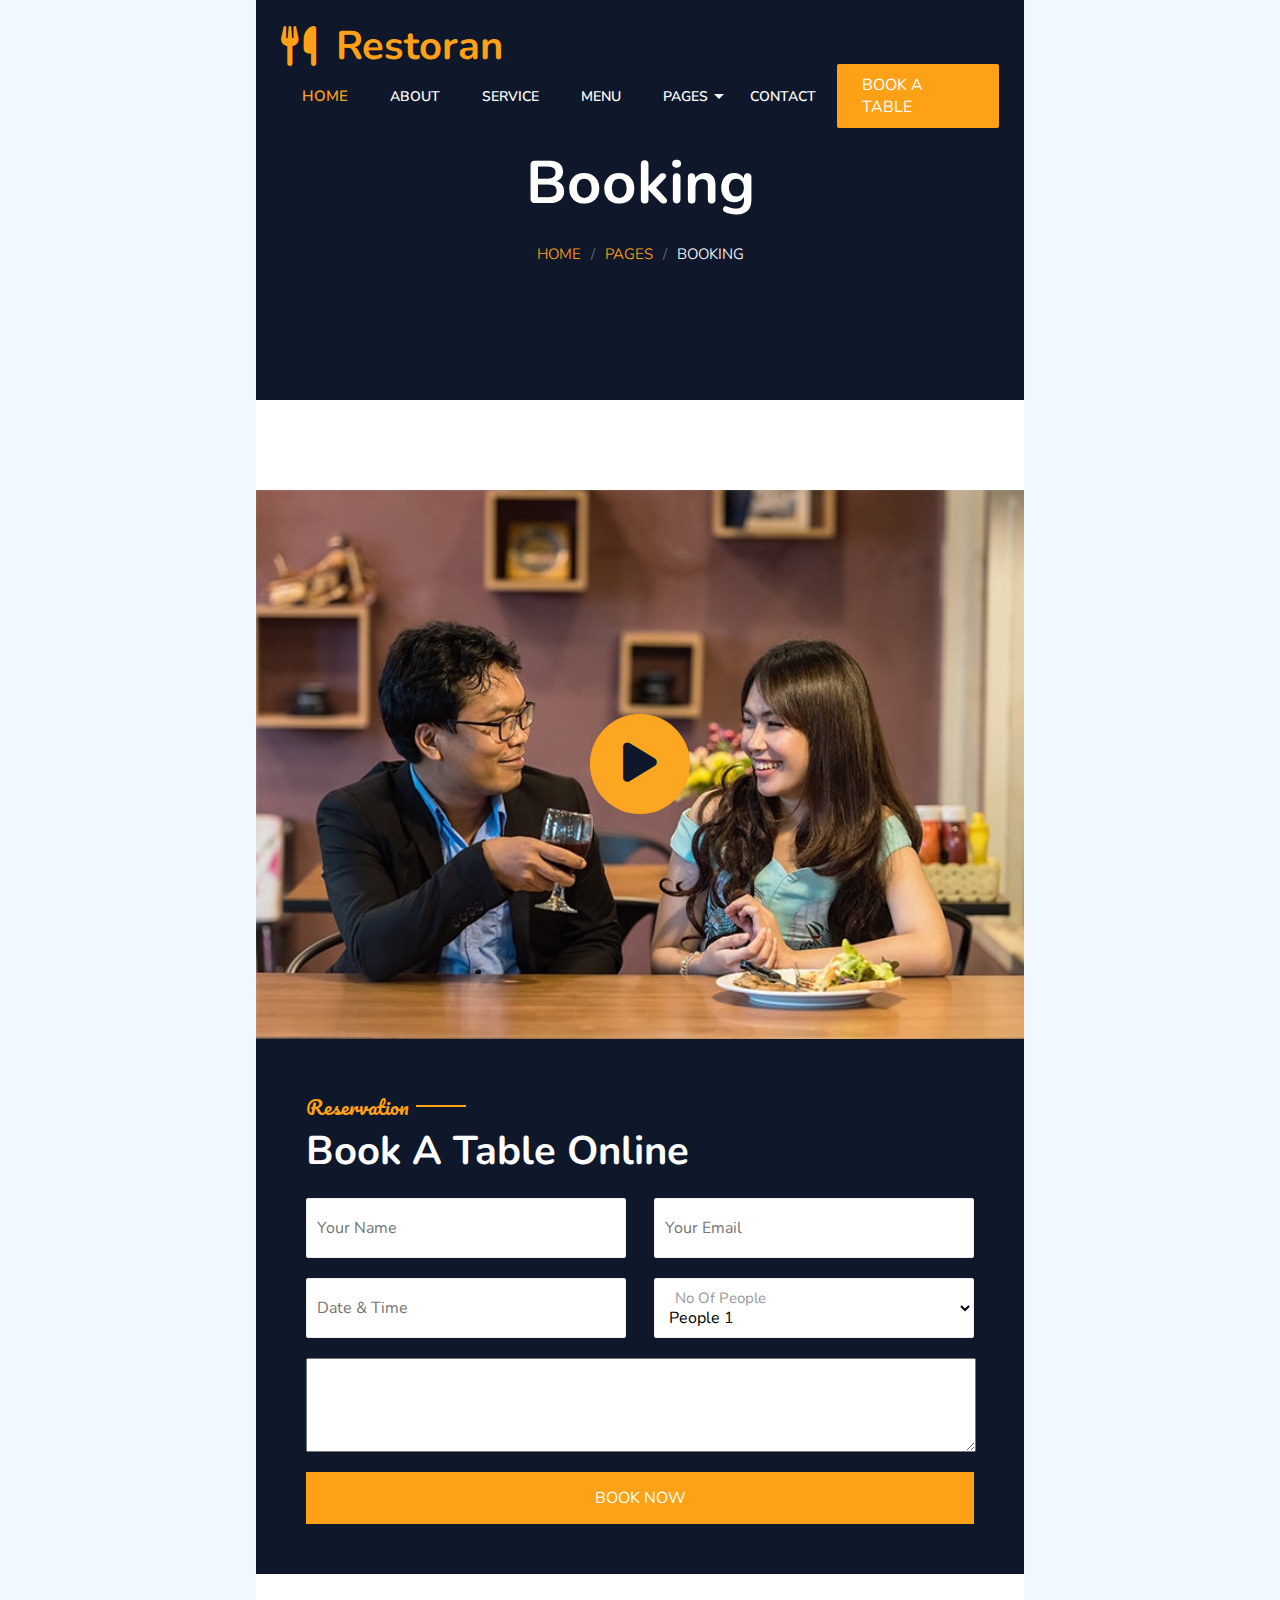
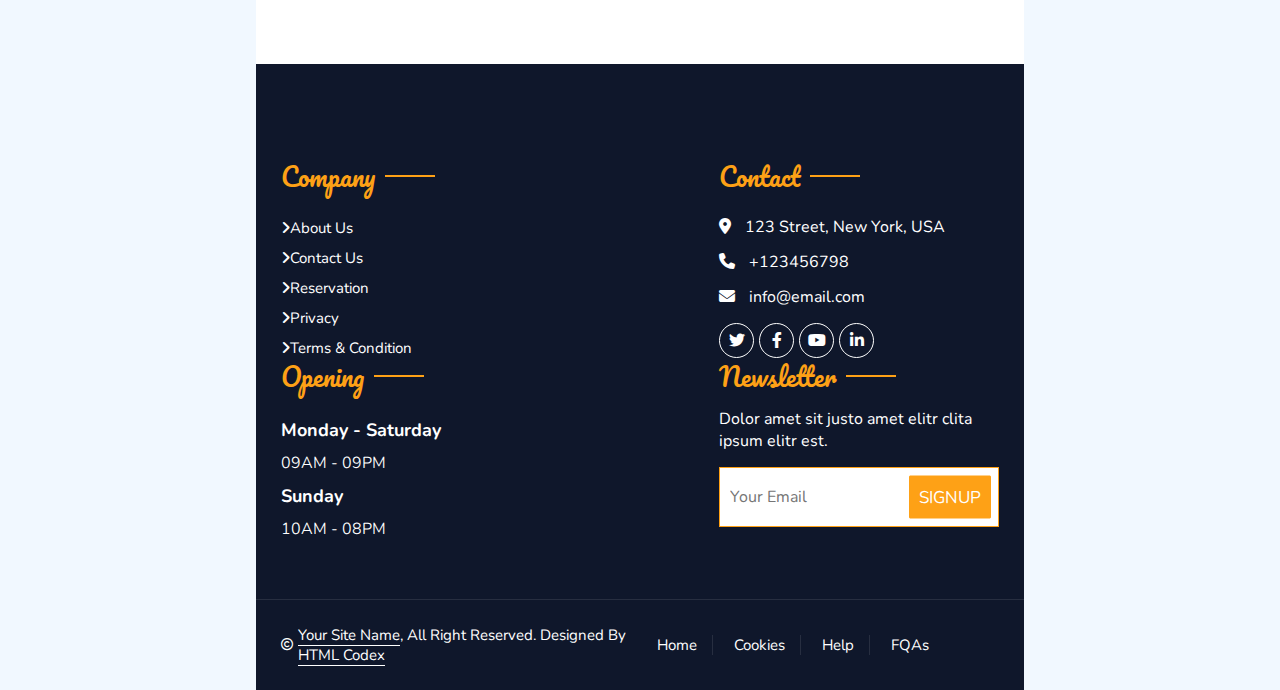
<file: booking.html>
<!DOCTYPE html>
<html lang="en">

<head>
    <meta charset="UTF-8">
    <meta name="viewport" content="width=device-width, initial-scale=1.0">
    <title>Document</title>
    <link rel="stylesheet" href="css/style.css">

    <link rel="stylesheet" href="icon/css/all.css">
    <link rel="preconnect" href="https://fonts.googleapis.com">
    <link rel="preconnect" href="https://fonts.gstatic.com" crossorigin>
    <link href="https://fonts.googleapis.com/css2?family=Nunito&family=Roboto&display=swap" rel="stylesheet">
    <link rel="preconnect" href="https://fonts.googleapis.com">
    <link rel="preconnect" href="https://fonts.gstatic.com" crossorigin>
    <link href="https://fonts.googleapis.com/css2?family=Nunito&family=Pacifico&family=Roboto&display=swap"
        rel="stylesheet">

</head>

<body>
    <div class="restoran">
        <!-- <div class="restoran-image">/
            <img src="img/bg-hero.jpg" alt="">
        </div> -->
        <div class="restoran-heading">

            <div class="restoran-heading-option">
                <a href="index.html" class="restoran-heading-res">
                    <i class="fa-solid fa-utensils restoran-heading-icon"></i>
                    <h1>
                        Restoran
                    </h1>
                </a>
                <div class="restoran-heading-title">
                    <a href="index.html" class="restoran-heading-home restoran-heading-color">HOME</a>
                    <a href="about.html" class="restoran-heading-home restoran-heading-color">ABOUT</a>
                    <a href="service.html" class="restoran-heading-home restoran-heading-color">SERVICE</a>
                    <a href="menu.html" class="restoran-heading-home restoran-heading-color">MENU</a>
                    <div class="restoran-heading-dropdown">
                        <a href="#" class="restoran-heading-home restoran-heading-page">PAGES</a>
                        <div class="restoran-heading-drop">
                            <a href="booking.html" class="restoran-heading-item">Booking</a>
                            <a href="ourteam.html" class="restoran-heading-item">Our Team</a>
                            <a href="testimonial.html" class="restoran-heading-item">Testimonial</a>
                        </div>
                    </div>

                    <a href="contact.html" class="restoran-heading-home restoran-heading-color">CONTACT</a>
                    <a href="#" class="restoran-heading-home">BOOK A TABLE</a>
                </div>
            </div>
            <div class="restoran-heading-content">
                <h1>Booking</h1>
                <div class="restoran-heading-list">
                    <h2>HOME</h2>
                    <h2>PAGES</h2>
                    <h2>BOOKING</h2>
                </div>
            </div>
        </div>

        <div class="restoran-info">
            <div class="restoran-info-left">
                <img src="img/video.jpg" alt="">
                <a href="#">
                    <button class="restoran-info-icon">
                        <i class="fa-sharp fa-solid fa-play"></i>
                    </button>
                </a>

            </div>
            <div class="restoran-info-right">
                <div class="restoran-info-animation">


                    <h2>Reservation</h2>
                    <h1>Book A Table Online</h1>
                    <div class="restoran-info-list">
                        <form class="restoran-info-form">
                            <div class="restoran-info-item">
                                <input type="text" name="" id="input-type" class="restoran-info-input"
                                    placeholder="Your Name">
                                <!-- <label for="input-type" id="label-type">Your Name</label> -->
                            </div>
                            <div class="restoran-info-item">
                                <input type="email" name="" id="input-email" class="restoran-info-input"
                                    placeholder="Your Email">
                                <!-- <label for="input-email" id="label-email">Your Email</label> -->
                            </div>
                            <div class="restoran-info-item">
                                <input type="datetime" name="" id="input-datetime" class="restoran-info-input"
                                    placeholder="Date & Time">
                                <!-- <label for="input-datetime" id="label-datetime">Date & Time</label> -->
                            </div>
                            <div class="restoran-info-item">

                                <select name="" id="select" class="restoran-info-input">
                                    <option value="#">People 1</option>
                                    <option value="#">People 2</option>
                                    <option value="#">People 3</option>
                                </select>
                                <label for="select">No Of People</label>
                            </div>
                            <div class="restoran-info-textarea">
                                <textarea name="" id="textarea" cols="65" rows="4" placeholder="Special Request" class="restoran-info-text">
                        </textarea>
                                <!-- <label for="textarea">Special Request</label> -->
                            </div>
                        </form>
                        <div class="restoran-info-book">
                            <a href="#">
                                BOOK NOW
                            </a>

                        </div>
                    </div>
                </div>
            </div>
        </div>


        <div class="restoran-footer">
            <div class="restoran-footer-top">
                <div class="restoran-footer-list">
                    <div class="restoran-footer-user">
                        <h2>Company</h2>
                        <div class="restoran-footer-item">
                            <a href="#"> <i class="fa-sharp fa-solid fa-angle-right"></i>About Us</a>
                            <a href="#"> <i class="fa-sharp fa-solid fa-angle-right"></i>Contact Us</a>
                            <a href="#"> <i class="fa-sharp fa-solid fa-angle-right"></i>Reservation</a>
                            <a href="#"> <i class="fa-sharp fa-solid fa-angle-right"></i>Privacy</a>
                            <a href="#"> <i class="fa-sharp fa-solid fa-angle-right"></i>Terms & Condition</a>
                        </div>
                    </div>
                    <div class="restoran-footer-user">
                        <h2>Contact</h2>
                        <div class="restoran-footer-item">
                            <div class="restoran-footer-id">
                                <p> <i class="fa-sharp fa-solid fa-location-dot"></i> 123 Street, New York, USA</p>
                            </div>
                            <div class="restoran-footer-id">

                                <p> <i class="fa-solid fa-phone"></i> +123456798</p>
                            </div>
                            <div class="restoran-footer-id">

                                <p> <i class="fa-solid fa-envelope"></i> info@email.com</p>
                            </div>
                        </div>
                        <div class="restoran-footer-icon">
                            <a href="#" class="fa-brands fa-twitter"></a>
                            <a href="#" class="fa-brands fa-facebook-f"></a>
                            <a href="#" class="fab fa-youtube"></a>
                            <a href="#" class="fab fa-linkedin-in"></a>

                        </div>
                    </div>
                    <div class="restoran-footer-user">
                        <h2>Opening</h2>
                        <div class="restoran-footer-item">
                            <h3>Monday - Saturday</h3>
                            <h4>09AM - 09PM</h4>
                            <h3>Sunday</h3>
                            <h4>10AM - 08PM</h4>
                        </div>
                    </div>
                    <div class="restoran-footer-user">
                        <h2>Newsletter</h2>
                        <div class="restoran-footer-item">
                            <p>Dolor amet sit justo amet elitr clita ipsum elitr est.</p>
                            <form class="restoran-footer-email">
                                <input type="email" name="" id="email" placeholder="Your Email">
                                <button>SIGNUP</button>

                            </form>
                        </div>
                    </div>
                </div>
            </div>
            <div class="restoran-footer-bottom">
                <div class="restoran-footer-border">
                    <div class="restoran-footer-left">
                        <i class="fa-sharp fa-regular fa-copyright"></i>
                        <p> <a href="#">Your Site Name</a>, All Right Reserved. Designed By <a href="#">HTML Codex</a>
                        </p>
                    </div>
                    <div class="restoran-footer-right">
                        <a href="#">Home</a>
                        <a href="#">Cookies</a>
                        <a href="">Help</a>
                        <a href="#">FQAs</a>
                    </div>
                </div>
            </div>
        </div>

    </div>
</body>

</html>
</file>
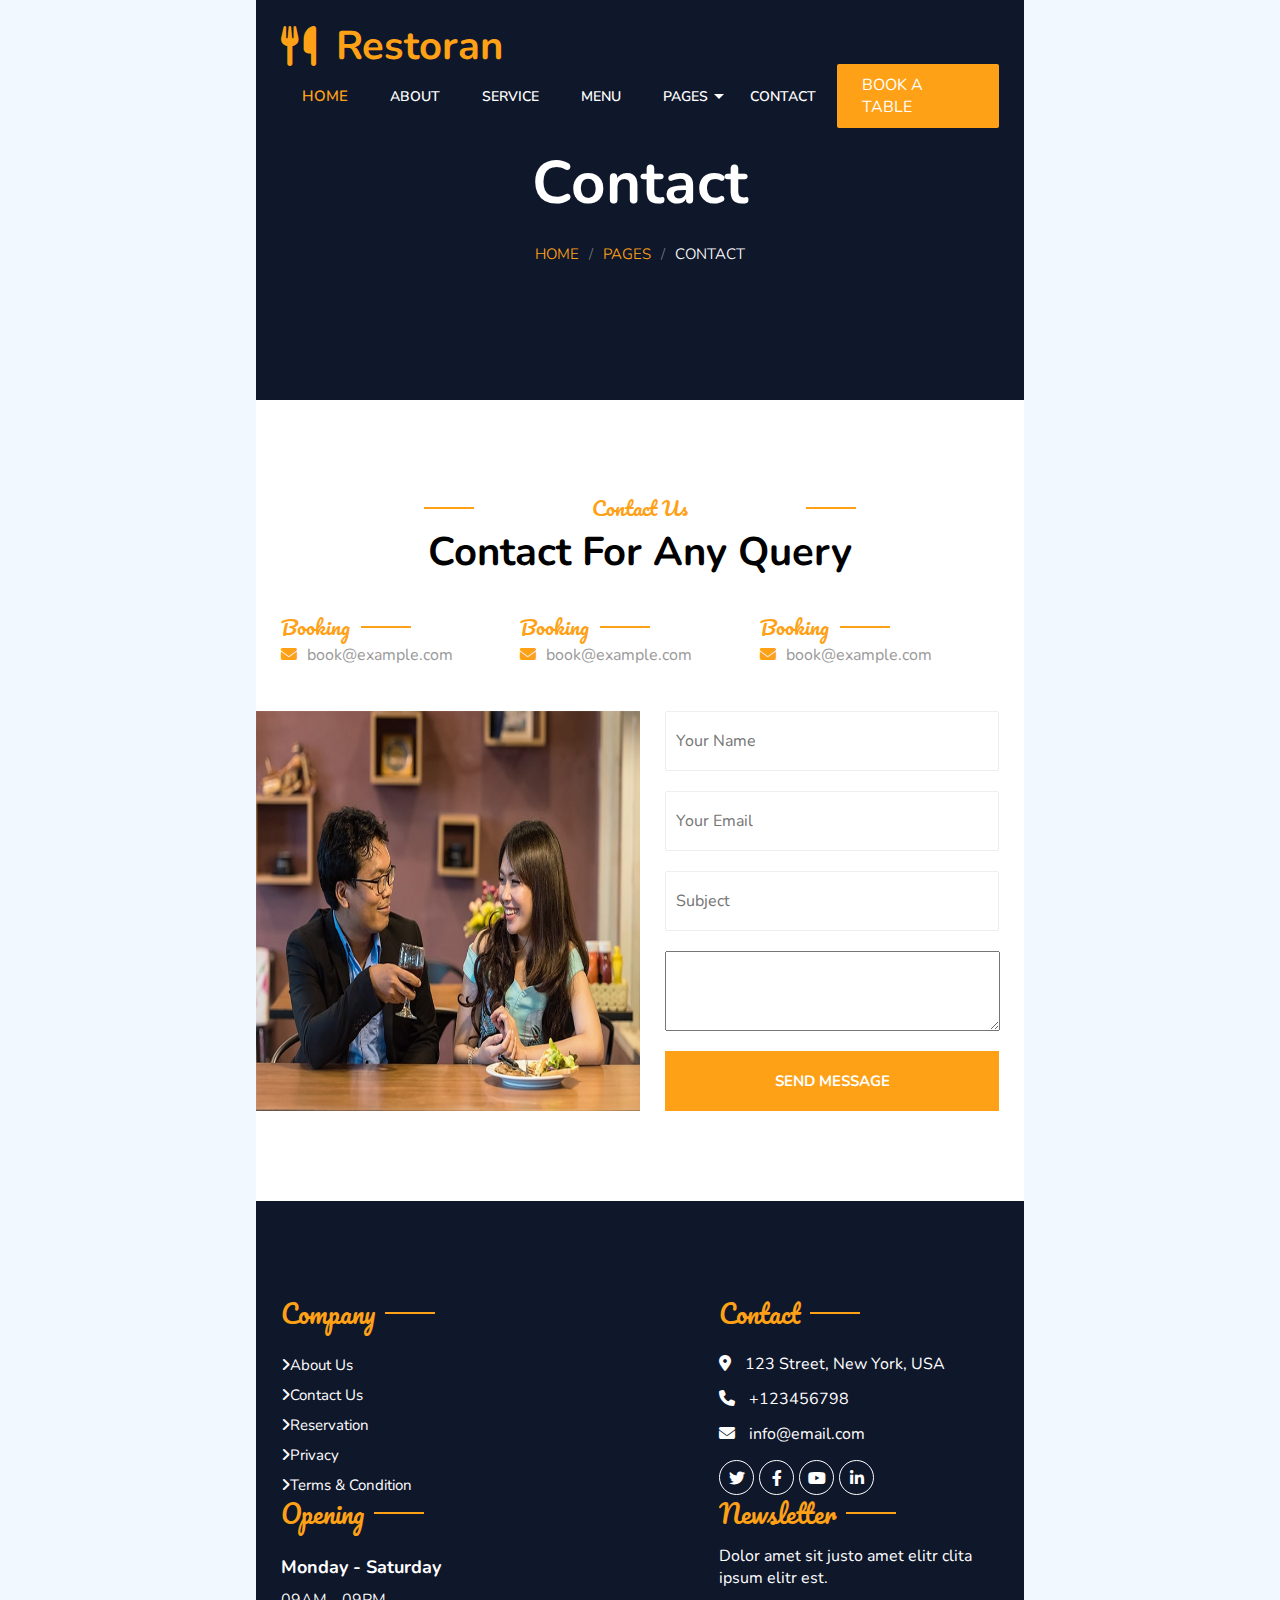
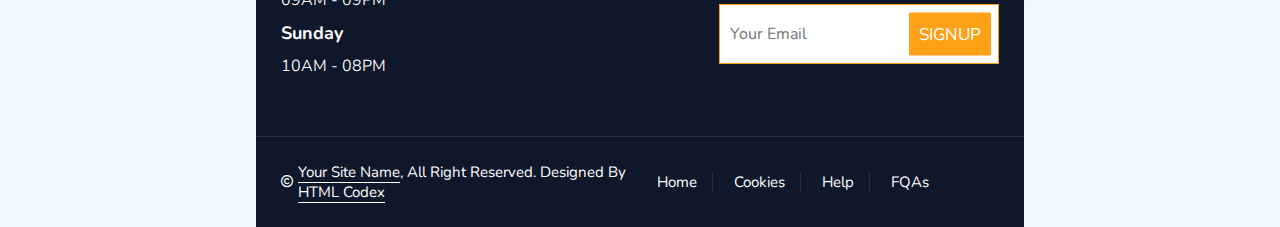
<file: contact.html>
<!DOCTYPE html>
<html lang="en">

<head>
    <meta charset="UTF-8">
    <meta name="viewport" content="width=device-width, initial-scale=1.0">
    <title>Document</title>
    <link rel="stylesheet" href="css/style.css">

    <link rel="stylesheet" href="icon/css/all.css">
    <link rel="preconnect" href="https://fonts.googleapis.com">
    <link rel="preconnect" href="https://fonts.gstatic.com" crossorigin>
    <link href="https://fonts.googleapis.com/css2?family=Nunito&family=Roboto&display=swap" rel="stylesheet">
    <link rel="preconnect" href="https://fonts.googleapis.com">
    <link rel="preconnect" href="https://fonts.gstatic.com" crossorigin>
    <link href="https://fonts.googleapis.com/css2?family=Nunito&family=Pacifico&family=Roboto&display=swap"
        rel="stylesheet">

</head>

<body>
    <div class="restoran">
        <!-- <div class="restoran-image">
            <img src="img/bg-hero.jpg" alt="">
        </div> -->
        <div class="restoran-heading">

            <div class="restoran-heading-option">
                <a href="index.html" class="restoran-heading-res">
                    <i class="fa-solid fa-utensils restoran-heading-icon"></i>
                    <h1>
                        Restoran
                    </h1>
                </a>
                <div class="restoran-heading-title">
                    <a href="index.html" class="restoran-heading-home restoran-heading-color">HOME</a>
                    <a href="about.html" class="restoran-heading-home restoran-heading-color">ABOUT</a>
                    <a href="service.html" class="restoran-heading-home restoran-heading-color">SERVICE</a>
                    <a href="menu.html" class="restoran-heading-home restoran-heading-color">MENU</a>
                    <div class="restoran-heading-dropdown">
                        <a href="#" class="restoran-heading-home restoran-heading-page">PAGES</a>
                        <div class="restoran-heading-drop">
                            <a href="booking.html" class="restoran-heading-item">Booking</a>
                            <a href="ourteam.html" class="restoran-heading-item">Our Team</a>
                            <a href="testimonial.html" class="restoran-heading-item">Testimonial</a>
                        </div>
                    </div>

                    <a href="contact.html" class="restoran-heading-home restoran-heading-color">CONTACT</a>
                    <a href="#" class="restoran-heading-home">BOOK A TABLE</a>
                </div>
            </div>
            <div class="restoran-heading-content">
                <h1>Contact</h1>
                <div class="restoran-heading-list">
                    <h2>HOME</h2>
                    <h2>PAGES</h2>
                    <h2>CONTACT</h2>
                </div>
            </div>
        </div>
        <div class="restoran-title">
            <h2 class="restoran-title-name">Contact Us</h2>
            <h1 class="restoran-title-content">Contact For Any Query</h1>
            <div class="restoran-title-list">
                <div class="restoran-title-item">
                    <h2 class="restoran-title-intro">Booking</h2>
                    <p><i class="fa-sharp fa-solid fa-envelope"></i>book@example.com</p>
                </div>
                <div class="restoran-title-item">
                    <h2 class="restoran-title-intro">Booking</h2>
                    <p><i class="fa-sharp fa-solid fa-envelope"></i>book@example.com</p>
                </div>
                <div class="restoran-title-item">
                    <h2 class="restoran-title-intro">Booking</h2>
                    <p><i class="fa-sharp fa-solid fa-envelope"></i>book@example.com</p>
                </div>
            </div>
        </div>

        <div class="restoran_info">
            <div class="restoran_info_left">
                <img src="img/video.jpg" alt="">
               
            </div>
            <div class="restoran_info_right">
                <div class="restoran_info-animation">
                    <div class="restoran_info_list">
                        <form class="restoran_info_form">
                            <div class="restoran_info_top">
                                <div class="restoran_info_item">
                                    <input type="text" name="" id="input-type" class="restoran_info_input"
                                        placeholder="Your Name">

                                </div>
                                <div class="restoran_info_item">
                                    <input type="email" name="" id="input-email" class="restoran_info_input"
                                        placeholder="Your Email">

                                </div>
                            </div>
                            <div class="restoran_info_bottom">
                                <div class="restoran_info_item">
                                    <input type="datetime" name="" id="input-datetime"
                                        class="restoran_info_input restoran_info_sub" placeholder="Subject">

                                </div>
                            </div>
                            <div class="restoran_info_textarea">
                                <textarea name="" id="textarea" cols="70" rows="7" placeholder="Message" class="restoran_info_text">
                        </textarea>
                                <!-- <label for="textarea">Special Request</label> -->
                            </div>
                        </form>
                       
                            <a href="#" class="restoran_info_send">
                                SEND MESSAGE
                            </a>

                       
                    </div>
                </div>
            </div>
        </div>


        <div class="restoran-footer">
            <div class="restoran-footer-top">
                <div class="restoran-footer-list">
                    <div class="restoran-footer-user">
                        <h2>Company</h2>
                        <div class="restoran-footer-item">
                            <a href="#"> <i class="fa-sharp fa-solid fa-angle-right"></i>About Us</a>
                            <a href="#"> <i class="fa-sharp fa-solid fa-angle-right"></i>Contact Us</a>
                            <a href="#"> <i class="fa-sharp fa-solid fa-angle-right"></i>Reservation</a>
                            <a href="#"> <i class="fa-sharp fa-solid fa-angle-right"></i>Privacy</a>
                            <a href="#"> <i class="fa-sharp fa-solid fa-angle-right"></i>Terms & Condition</a>
                        </div>
                    </div>
                    <div class="restoran-footer-user">
                        <h2>Contact</h2>
                        <div class="restoran-footer-item">
                            <div class="restoran-footer-id">
                                <p> <i class="fa-sharp fa-solid fa-location-dot"></i> 123 Street, New York, USA</p>
                            </div>
                            <div class="restoran-footer-id">

                                <p> <i class="fa-solid fa-phone"></i> +123456798</p>
                            </div>
                            <div class="restoran-footer-id">

                                <p> <i class="fa-solid fa-envelope"></i> info@email.com</p>
                            </div>
                        </div>
                        <div class="restoran-footer-icon">
                            <a href="#" class="fa-brands fa-twitter"></a>
                            <a href="#" class="fa-brands fa-facebook-f"></a>
                            <a href="#" class="fab fa-youtube"></a>
                            <a href="#" class="fab fa-linkedin-in"></a>

                        </div>
                    </div>
                    <div class="restoran-footer-user">
                        <h2>Opening</h2>
                        <div class="restoran-footer-item">
                            <h3>Monday - Saturday</h3>
                            <h4>09AM - 09PM</h4>
                            <h3>Sunday</h3>
                            <h4>10AM - 08PM</h4>
                        </div>
                    </div>
                    <div class="restoran-footer-user">
                        <h2>Newsletter</h2>
                        <div class="restoran-footer-item">
                            <p>Dolor amet sit justo amet elitr clita ipsum elitr est.</p>
                            <form class="restoran-footer-email">
                                <input type="email" name="" id="email" placeholder="Your Email">
                                <button>SIGNUP</button>

                            </form>
                        </div>
                    </div>
                </div>
            </div>
            <div class="restoran-footer-bottom">
                <div class="restoran-footer-border">
                    <div class="restoran-footer-left">
                        <i class="fa-sharp fa-regular fa-copyright"></i>
                        <p> <a href="#">Your Site Name</a>, All Right Reserved. Designed By <a href="#">HTML Codex</a>
                        </p>
                    </div>
                    <div class="restoran-footer-right">
                        <a href="#">Home</a>
                        <a href="#">Cookies</a>
                        <a href="">Help</a>
                        <a href="#">FQAs</a>
                    </div>
                </div>
            </div>
        </div>

    </div>
</body>

</html>
</file>
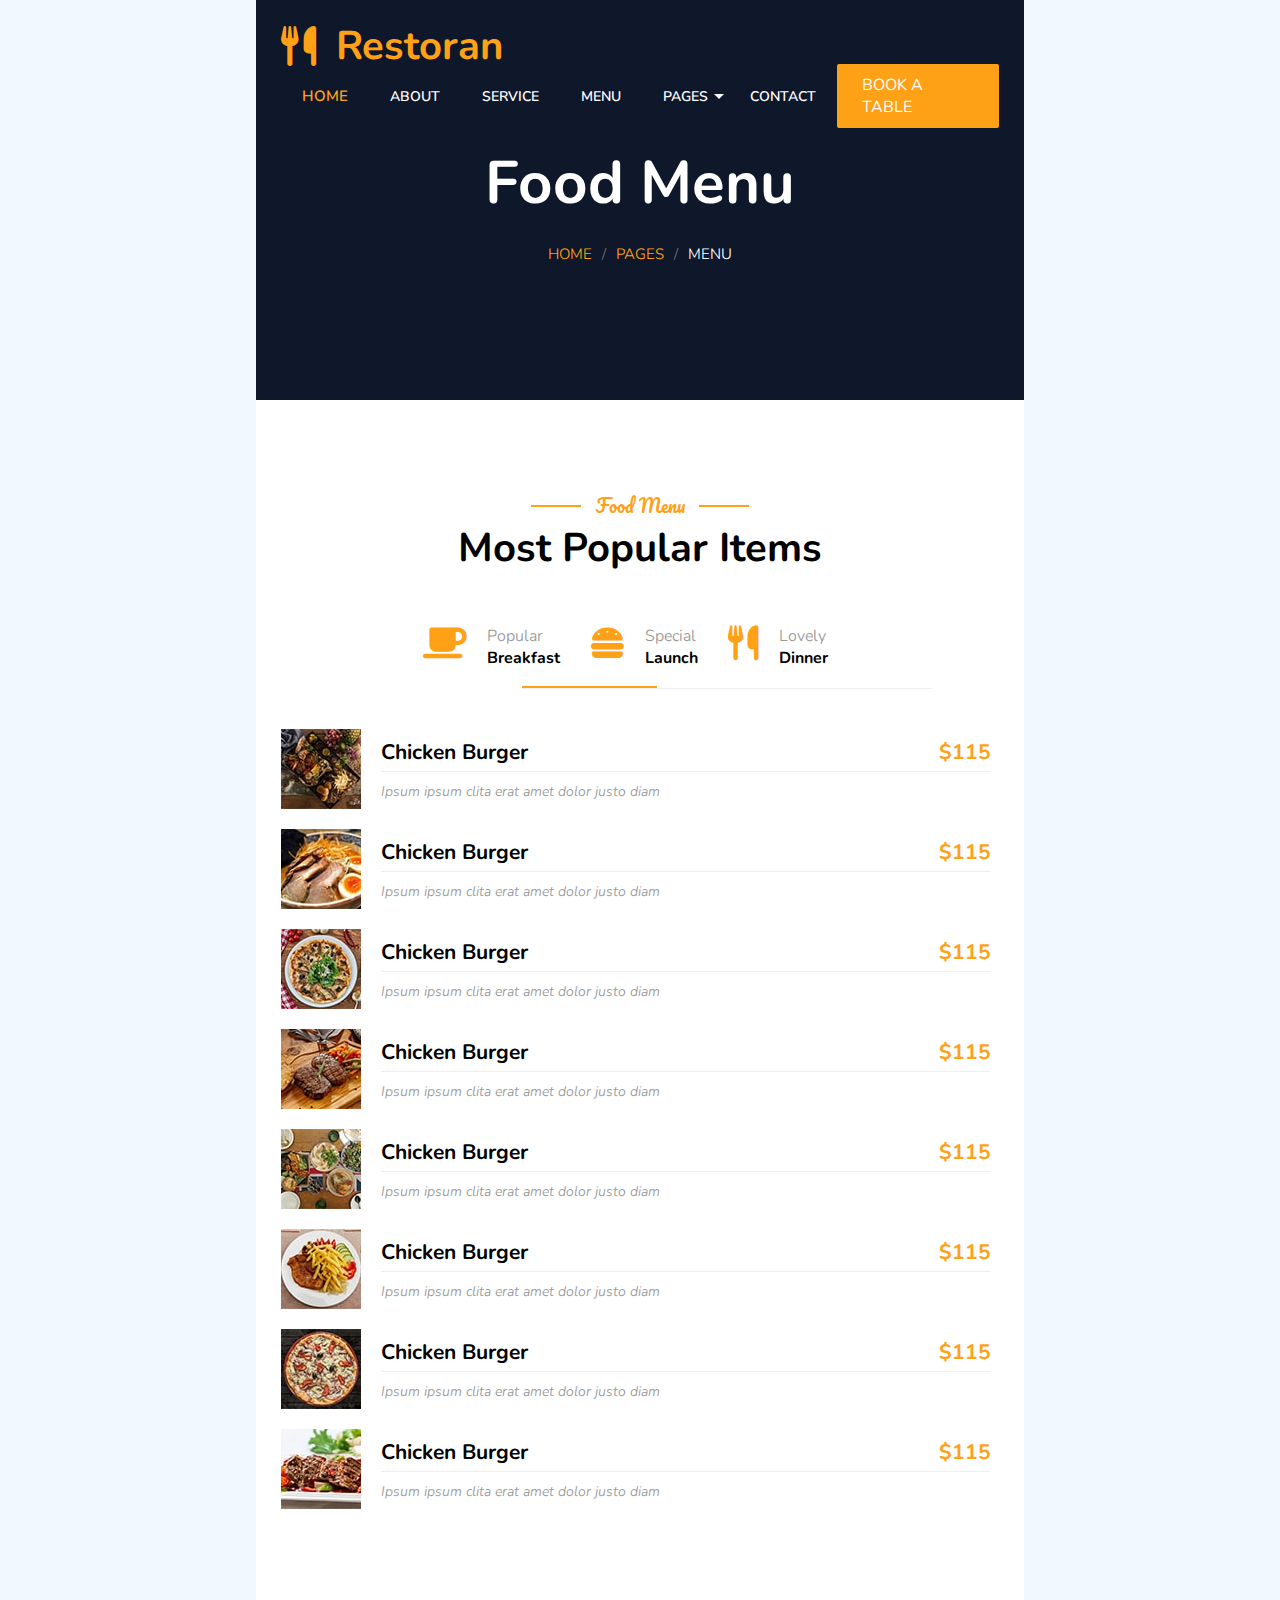
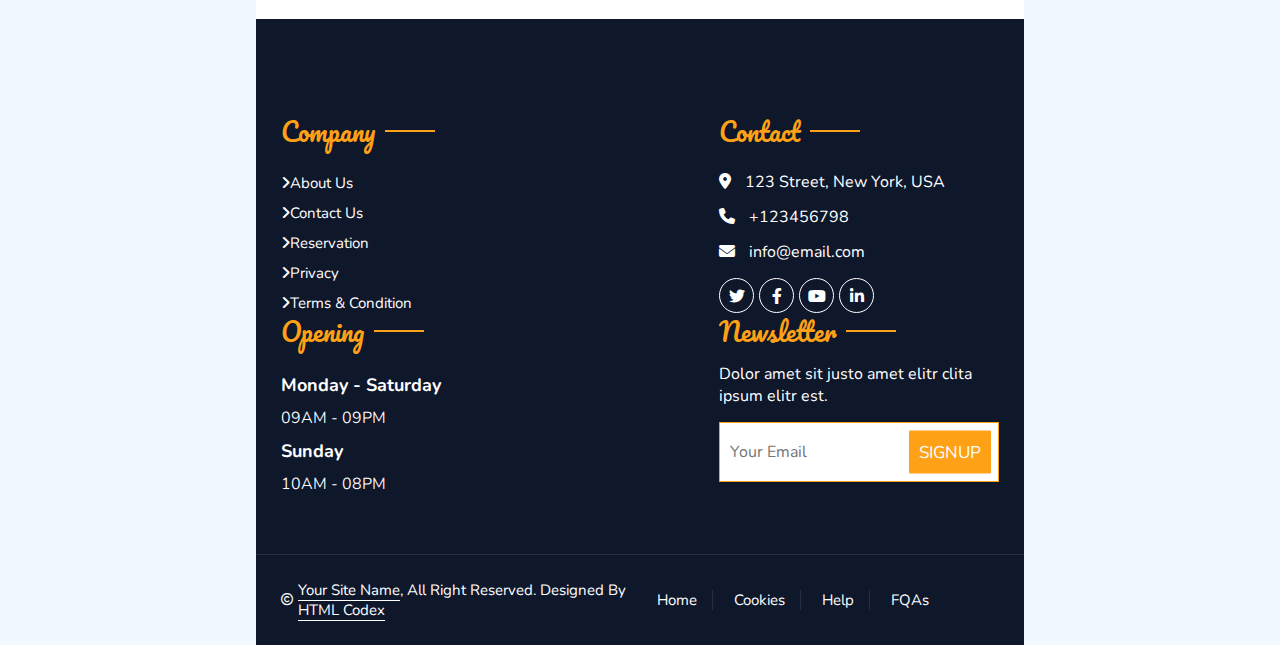
<file: menu.html>
<!DOCTYPE html>
<html lang="en">

<head>
    <meta charset="UTF-8">
    <meta name="viewport" content="width=device-width, initial-scale=1.0">
    <title>Document</title>
    <link rel="stylesheet" href="css/style.css">

    <link rel="stylesheet" href="icon/css/all.css">
    <link rel="preconnect" href="https://fonts.googleapis.com">
    <link rel="preconnect" href="https://fonts.gstatic.com" crossorigin>
    <link href="https://fonts.googleapis.com/css2?family=Nunito&family=Roboto&display=swap" rel="stylesheet">
    <link rel="preconnect" href="https://fonts.googleapis.com">
    <link rel="preconnect" href="https://fonts.gstatic.com" crossorigin>
    <link href="https://fonts.googleapis.com/css2?family=Nunito&family=Pacifico&family=Roboto&display=swap"
        rel="stylesheet">

</head>

<body>
    <div class="restoran">
        <!-- <div class="restoran-image">
            <img src="img/bg-hero.jpg" alt="">
        </div> -->
        <div class="restoran-heading">

            <div class="restoran-heading-option">
                <a href="index.html" class="restoran-heading-res">
                    <i class="fa-solid fa-utensils restoran-heading-icon"></i>
                    <h1>
                        Restoran
                    </h1>
                </a>
                <div class="restoran-heading-title">
                    <a href="index.html" class="restoran-heading-home restoran-heading-color">HOME</a>
                    <a href="about.html" class="restoran-heading-home restoran-heading-color">ABOUT</a>
                    <a href="service.html" class="restoran-heading-home restoran-heading-color">SERVICE</a>
                    <a href="menu.html" class="restoran-heading-home restoran-heading-color">MENU</a>
                    <div class="restoran-heading-dropdown">
                        <a href="#" class="restoran-heading-home restoran-heading-page">PAGES</a>
                        <div class="restoran-heading-drop">
                            <a href="booking.html" class="restoran-heading-item">Booking</a>
                            <a href="ourteam.html" class="restoran-heading-item">Our Team</a>
                            <a href="testimonial.html" class="restoran-heading-item">Testimonial</a>
                        </div>
                    </div>

                    <a href="contact.html" class="restoran-heading-home restoran-heading-color">CONTACT</a>
                    <a href="#" class="restoran-heading-home">BOOK A TABLE</a>
                </div>
            </div>
            <div class="restoran-heading-content">
                <h1>Food Menu</h1>
                <div class="restoran-heading-list">
                    <h2>HOME</h2>
                    <h2>PAGES</h2>
                    <h2>MENU</h2>
                </div>
            </div>
        </div>

        <div class="restoran-menu">
            <h3>Food Menu</h3>
            <h1>Most Popular Items</h1>
            <div class="restoran-animation">


                <div class="restoran-menu-option">
                    <div class="restoran-menu-icon">

                        <i class="fa-solid fa-mug-saucer"></i>
                        <div class="restoran-menu-content">
                            <h5>Popular</h5>
                            <h5>Breakfast</h5>
                        </div>


                        <i class="fa-solid fa-burger"></i>
                        <div class="restoran-menu-content">
                            <h5>Special</h5>
                            <h5>Launch</h5>
                        </div>


                        <i class="fa-solid fa-utensils"></i>
                        <div class="restoran-menu-content">
                            <h5>Lovely</h5>
                            <h5>Dinner</h5>
                        </div>

                    </div>

                </div>
                <div class="restoran-menu-list">
                    <div class="restoran-menu-left">
                        <div class="restoran-menu-food">
                            <img src="img/menu-1.jpg" alt="">
                            <div class="restoran-menu-bill">
                                <div class="restoran-menu-name">
                                    <h2>Chicken Burger</h2>
                                    <h2>$115</h2>
                                </div>
                                <h4>Ipsum ipsum clita erat amet dolor justo diam</h4>
                            </div>
                        </div>
                        <div class="restoran-menu-food">
                            <img src="img/menu-2.jpg" alt="">
                            <div class="restoran-menu-bill">
                                <div class="restoran-menu-name">
                                    <h2>Chicken Burger</h2>
                                    <h2>$115</h2>
                                </div>
                                <h4>Ipsum ipsum clita erat amet dolor justo diam</h4>
                            </div>
                        </div>
                        <div class="restoran-menu-food">
                            <img src="img/menu-3.jpg" alt="">
                            <div class="restoran-menu-bill">
                                <div class="restoran-menu-name">
                                    <h2>Chicken Burger</h2>
                                    <h2>$115</h2>
                                </div>
                                <h4>Ipsum ipsum clita erat amet dolor justo diam</h4>
                            </div>
                        </div>
                        <div class="restoran-menu-food">
                            <img src="img/menu-4.jpg" alt="">
                            <div class="restoran-menu-bill">
                                <div class="restoran-menu-name">
                                    <h2>Chicken Burger</h2>
                                    <h2>$115</h2>
                                </div>
                                <h4>Ipsum ipsum clita erat amet dolor justo diam</h4>
                            </div>
                        </div>
                    </div>
                    <div class="restoran-menu-right">
                        <div class="restoran-menu-food">
                            <img src="img/menu-5.jpg" alt="">
                            <div class="restoran-menu-bill">
                                <div class="restoran-menu-name">
                                    <h2>Chicken Burger</h2>
                                    <h2>$115</h2>
                                </div>
                                <h4>Ipsum ipsum clita erat amet dolor justo diam</h4>
                            </div>
                        </div>
                        <div class="restoran-menu-food">
                            <img src="img/menu-6.jpg" alt="">
                            <div class="restoran-menu-bill">
                                <div class="restoran-menu-name">
                                    <h2>Chicken Burger</h2>
                                    <h2>$115</h2>
                                </div>
                                <h4>Ipsum ipsum clita erat amet dolor justo diam</h4>
                            </div>
                        </div>
                        <div class="restoran-menu-food">
                            <img src="img/menu-7.jpg" alt="">
                            <div class="restoran-menu-bill">
                                <div class="restoran-menu-name">
                                    <h2>Chicken Burger</h2>
                                    <h2>$115</h2>
                                </div>
                                <h4>Ipsum ipsum clita erat amet dolor justo diam</h4>
                            </div>
                        </div>
                        <div class="restoran-menu-food">
                            <img src="img/menu-8.jpg" alt="">
                            <div class="restoran-menu-bill">
                                <div class="restoran-menu-name">
                                    <h2>Chicken Burger</h2>
                                    <h2>$115</h2>
                                </div>
                                <h4>Ipsum ipsum clita erat amet dolor justo diam</h4>
                            </div>
                        </div>
                    </div>
                </div>
            </div>
        </div>


        <div class="restoran-footer">
            <div class="restoran-footer-top">
                <div class="restoran-footer-list">
                    <div class="restoran-footer-user">
                        <h2>Company</h2>
                        <div class="restoran-footer-item">
                            <a href="#"> <i class="fa-sharp fa-solid fa-angle-right"></i>About Us</a>
                            <a href="#"> <i class="fa-sharp fa-solid fa-angle-right"></i>Contact Us</a>
                            <a href="#"> <i class="fa-sharp fa-solid fa-angle-right"></i>Reservation</a>
                            <a href="#"> <i class="fa-sharp fa-solid fa-angle-right"></i>Privacy</a>
                            <a href="#"> <i class="fa-sharp fa-solid fa-angle-right"></i>Terms & Condition</a>
                        </div>
                    </div>
                    <div class="restoran-footer-user">
                        <h2>Contact</h2>
                        <div class="restoran-footer-item">
                            <div class="restoran-footer-id">
                                <p> <i class="fa-sharp fa-solid fa-location-dot"></i> 123 Street, New York, USA</p>
                            </div>
                            <div class="restoran-footer-id">

                                <p> <i class="fa-solid fa-phone"></i> +123456798</p>
                            </div>
                            <div class="restoran-footer-id">

                                <p> <i class="fa-solid fa-envelope"></i> info@email.com</p>
                            </div>
                        </div>
                        <div class="restoran-footer-icon">
                            <a href="#" class="fa-brands fa-twitter"></a>
                            <a href="#" class="fa-brands fa-facebook-f"></a>
                            <a href="#" class="fab fa-youtube"></a>
                            <a href="#" class="fab fa-linkedin-in"></a>

                        </div>
                    </div>
                    <div class="restoran-footer-user">
                        <h2>Opening</h2>
                        <div class="restoran-footer-item">
                            <h3>Monday - Saturday</h3>
                            <h4>09AM - 09PM</h4>
                            <h3>Sunday</h3>
                            <h4>10AM - 08PM</h4>
                        </div>
                    </div>
                    <div class="restoran-footer-user">
                        <h2>Newsletter</h2>
                        <div class="restoran-footer-item">
                            <p>Dolor amet sit justo amet elitr clita ipsum elitr est.</p>
                            <form class="restoran-footer-email">
                                <input type="email" name="" id="email" placeholder="Your Email">
                                <button>SIGNUP</button>

                            </form>
                        </div>
                    </div>
                </div>
            </div>
            <div class="restoran-footer-bottom">
                <div class="restoran-footer-border">
                    <div class="restoran-footer-left">
                        <i class="fa-sharp fa-regular fa-copyright"></i>
                        <p> <a href="#">Your Site Name</a>, All Right Reserved. Designed By <a href="#">HTML Codex</a>
                        </p>
                    </div>
                    <div class="restoran-footer-right">
                        <a href="#">Home</a>
                        <a href="#">Cookies</a>
                        <a href="">Help</a>
                        <a href="#">FQAs</a>
                    </div>
                </div>
            </div>
        </div>

    </div>
</body>

</html>
</file>
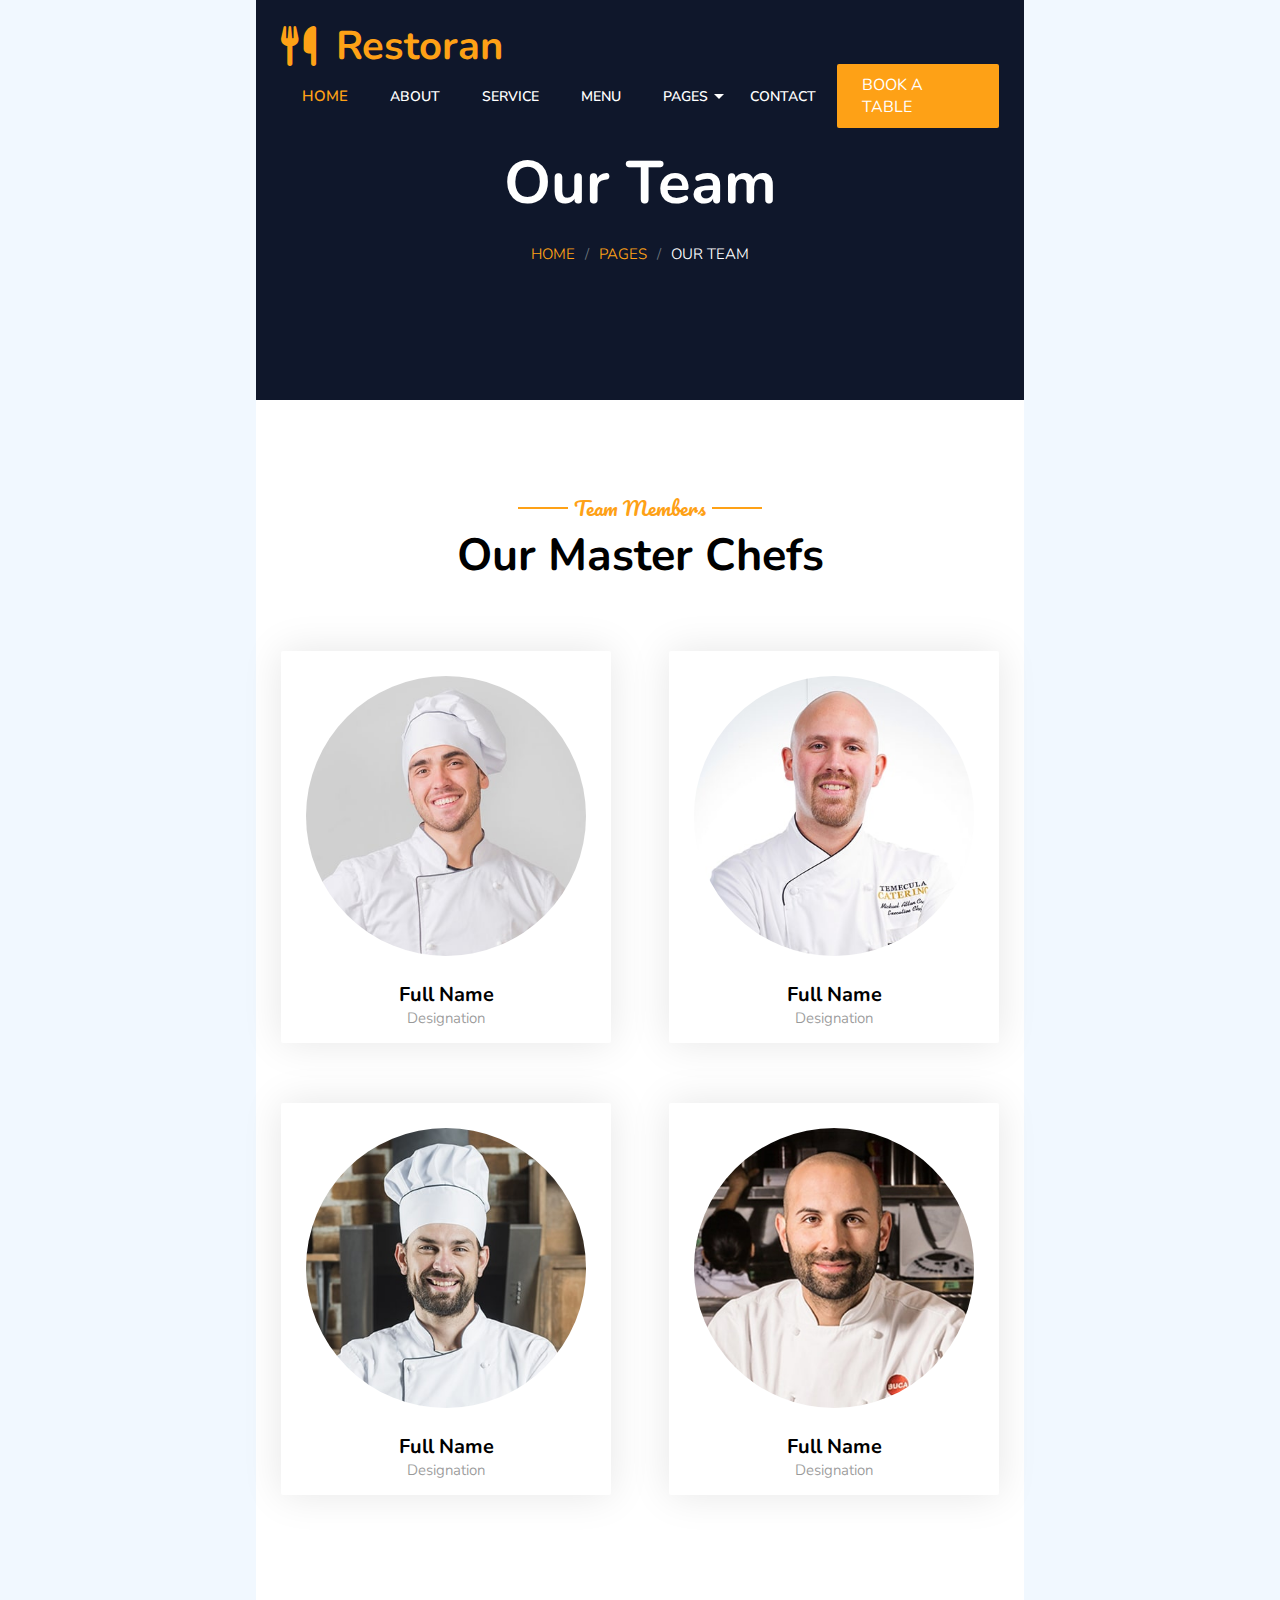
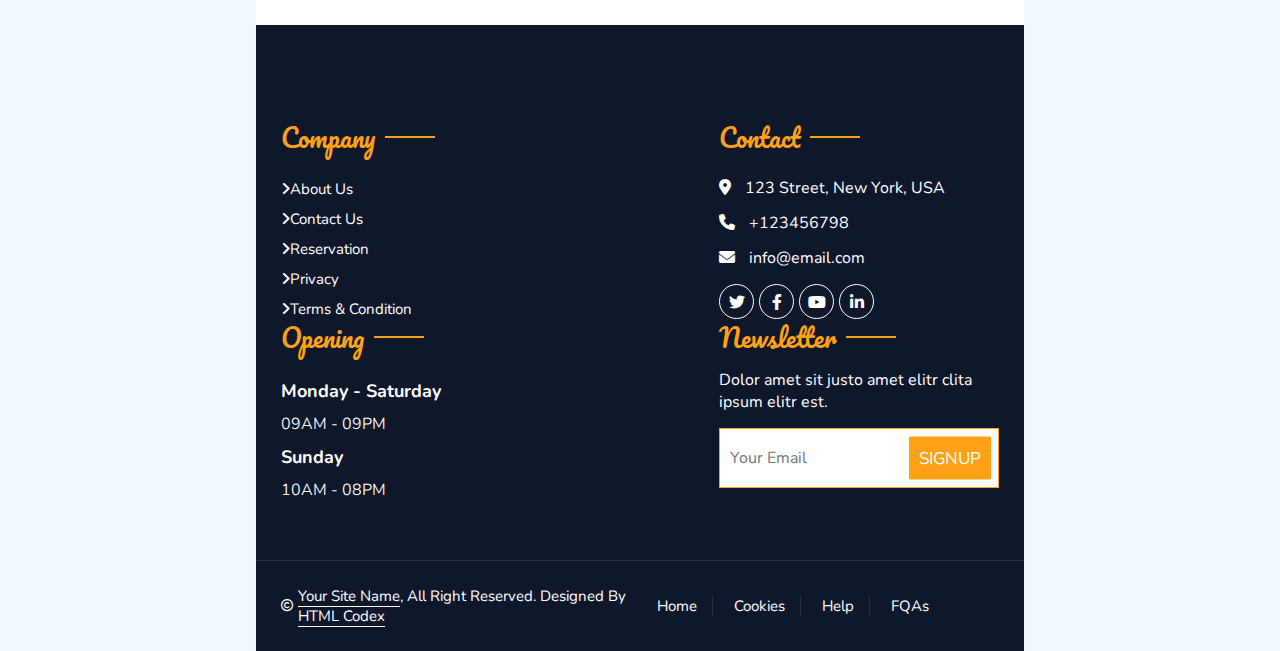
<file: ourteam.html>
<!DOCTYPE html>
<html lang="en">

<head>
    <meta charset="UTF-8">
    <meta name="viewport" content="width=device-width, initial-scale=1.0">
    <title>Document</title>
    <link rel="stylesheet" href="css/style.css">

    <link rel="stylesheet" href="icon/css/all.css">
    <link rel="preconnect" href="https://fonts.googleapis.com">
    <link rel="preconnect" href="https://fonts.gstatic.com" crossorigin>
    <link href="https://fonts.googleapis.com/css2?family=Nunito&family=Roboto&display=swap" rel="stylesheet">
    <link rel="preconnect" href="https://fonts.googleapis.com">
    <link rel="preconnect" href="https://fonts.gstatic.com" crossorigin>
    <link href="https://fonts.googleapis.com/css2?family=Nunito&family=Pacifico&family=Roboto&display=swap"
        rel="stylesheet">

</head>

<body>
    <div class="restoran">
        <!-- <div class="restoran-image">
            <img src="img/bg-hero.jpg" alt="">
        </div> -->
        <div class="restoran-heading">

            <div class="restoran-heading-option">
                <a href="index.html" class="restoran-heading-res">
                    <i class="fa-solid fa-utensils restoran-heading-icon"></i>
                    <h1>
                        Restoran
                    </h1>
                </a>
                <div class="restoran-heading-title">
                    <a href="index.html" class="restoran-heading-home restoran-heading-color">HOME</a>
                    <a href="about.html" class="restoran-heading-home restoran-heading-color">ABOUT</a>
                    <a href="service.html" class="restoran-heading-home restoran-heading-color">SERVICE</a>
                    <a href="menu.html" class="restoran-heading-home restoran-heading-color">MENU</a>
                    <div class="restoran-heading-dropdown">
                        <a href="#" class="restoran-heading-home restoran-heading-page">PAGES</a>
                        <div class="restoran-heading-drop">
                            <a href="booking.html" class="restoran-heading-item">Booking</a>
                            <a href="ourteam.html" class="restoran-heading-item">Our Team</a>
                            <a href="testimonial.html" class="restoran-heading-item">Testimonial</a>
                        </div>
                    </div>

                    <a href="contact.html" class="restoran-heading-home restoran-heading-color">CONTACT</a>
                    <a href="#" class="restoran-heading-home">BOOK A TABLE</a>
                </div>
            </div>
            <div class="restoran-heading-content">
                <h1>Our Team</h1>
                <div class="restoran-heading-list">
                    <h2>HOME</h2>
                    <h2>PAGES</h2>
                    <h2>OUR TEAM</h2>
                </div>
            </div>
        </div>

        <div class="restoran-master">
            <h2>Team Members</h2>
            <h1>Our Master Chefs</h1>
            <div class="restoran-master-list">
                <div class="restoran-master-user">
                    <div class="restoran-master-scale">
                        <div class="restoran-master-image">
                            <img src="img/team-1.jpg" alt="">
                        </div>
                        <h3>Full Name</h3>
                        <h4>Designation</h4>
                        <div class="restoran-master-icon">
                            <a href="#" class="fa-brands fa-facebook-f"></a>
                            <a href="#" class="fa-brands fa-twitter"></a>
                            <a href="#" class="fa-brands fa-instagram"></a>
                        </div>
                    </div>
                </div>
                <div class="restoran-master-user">
                    <div class="restoran-master-scale">
                        <div class="restoran-master-image">
                            <img src="img/team-2.jpg" alt="">
                        </div>
                        <h3>Full Name</h3>
                        <h4>Designation</h4>
                        <div class="restoran-master-icon">
                            <a href="#" class="fa-brands fa-facebook-f"></a>
                            <a href="#" class="fa-brands fa-twitter"></a>
                            <a href="#" class="fa-brands fa-instagram"></a>
                        </div>
                    </div>
                </div>
                <div class="restoran-master-user">
                    <div class="restoran-master-scale">
                        <div class="restoran-master-image">
                            <img src="img/team-3.jpg" alt="">
                        </div>
                        <h3>Full Name</h3>
                        <h4>Designation</h4>
                        <div class="restoran-master-icon">

                            <a href="#" class="fa-brands fa-facebook-f"></a>
                            <a href="#" class="fa-brands fa-twitter"></a>
                            <a href="#" class="fa-brands fa-instagram"></a>
                        </div>
                    </div>
                </div>
                <div class="restoran-master-user">
                    <div class="restoran-master-scale">
                        <div class="restoran-master-image">
                            <img src="img/team-4.jpg" alt="">
                        </div>
                        <h3>Full Name</h3>
                        <h4>Designation</h4>
                        <div class="restoran-master-icon">

                            <a href="#" class="fa-brands fa-facebook-f"></a>
                            <a href="#" class="fa-brands fa-twitter"></a>
                            <a href="#" class="fa-brands fa-instagram"></a>
                        </div>
                    </div>
                </div>

            </div>

        </div>

        <div class="restoran-footer">
            <div class="restoran-footer-top">
                <div class="restoran-footer-list">
                    <div class="restoran-footer-user">
                        <h2>Company</h2>
                        <div class="restoran-footer-item">
                            <a href="#"> <i class="fa-sharp fa-solid fa-angle-right"></i>About Us</a>
                            <a href="#"> <i class="fa-sharp fa-solid fa-angle-right"></i>Contact Us</a>
                            <a href="#"> <i class="fa-sharp fa-solid fa-angle-right"></i>Reservation</a>
                            <a href="#"> <i class="fa-sharp fa-solid fa-angle-right"></i>Privacy</a>
                            <a href="#"> <i class="fa-sharp fa-solid fa-angle-right"></i>Terms & Condition</a>
                        </div>
                    </div>
                    <div class="restoran-footer-user">
                        <h2>Contact</h2>
                        <div class="restoran-footer-item">
                            <div class="restoran-footer-id">
                                <p> <i class="fa-sharp fa-solid fa-location-dot"></i> 123 Street, New York, USA</p>
                            </div>
                            <div class="restoran-footer-id">

                                <p> <i class="fa-solid fa-phone"></i> +123456798</p>
                            </div>
                            <div class="restoran-footer-id">

                                <p> <i class="fa-solid fa-envelope"></i> info@email.com</p>
                            </div>
                        </div>
                        <div class="restoran-footer-icon">
                            <a href="#" class="fa-brands fa-twitter"></a>
                            <a href="#" class="fa-brands fa-facebook-f"></a>
                            <a href="#" class="fab fa-youtube"></a>
                            <a href="#" class="fab fa-linkedin-in"></a>

                        </div>
                    </div>
                    <div class="restoran-footer-user">
                        <h2>Opening</h2>
                        <div class="restoran-footer-item">
                            <h3>Monday - Saturday</h3>
                            <h4>09AM - 09PM</h4>
                            <h3>Sunday</h3>
                            <h4>10AM - 08PM</h4>
                        </div>
                    </div>
                    <div class="restoran-footer-user">
                        <h2>Newsletter</h2>
                        <div class="restoran-footer-item">
                            <p>Dolor amet sit justo amet elitr clita ipsum elitr est.</p>
                            <form class="restoran-footer-email">
                                <input type="email" name="" id="email" placeholder="Your Email">
                                <button>SIGNUP</button>

                            </form>
                        </div>
                    </div>
                </div>
            </div>
            <div class="restoran-footer-bottom">
                <div class="restoran-footer-border">
                    <div class="restoran-footer-left">
                        <i class="fa-sharp fa-regular fa-copyright"></i>
                        <p> <a href="#">Your Site Name</a>, All Right Reserved. Designed By <a href="#">HTML Codex</a>
                        </p>
                    </div>
                    <div class="restoran-footer-right">
                        <a href="#">Home</a>
                        <a href="#">Cookies</a>
                        <a href="">Help</a>
                        <a href="#">FQAs</a>
                    </div>
                </div>
            </div>
        </div>

    </div>
</body>

</html>
</file>
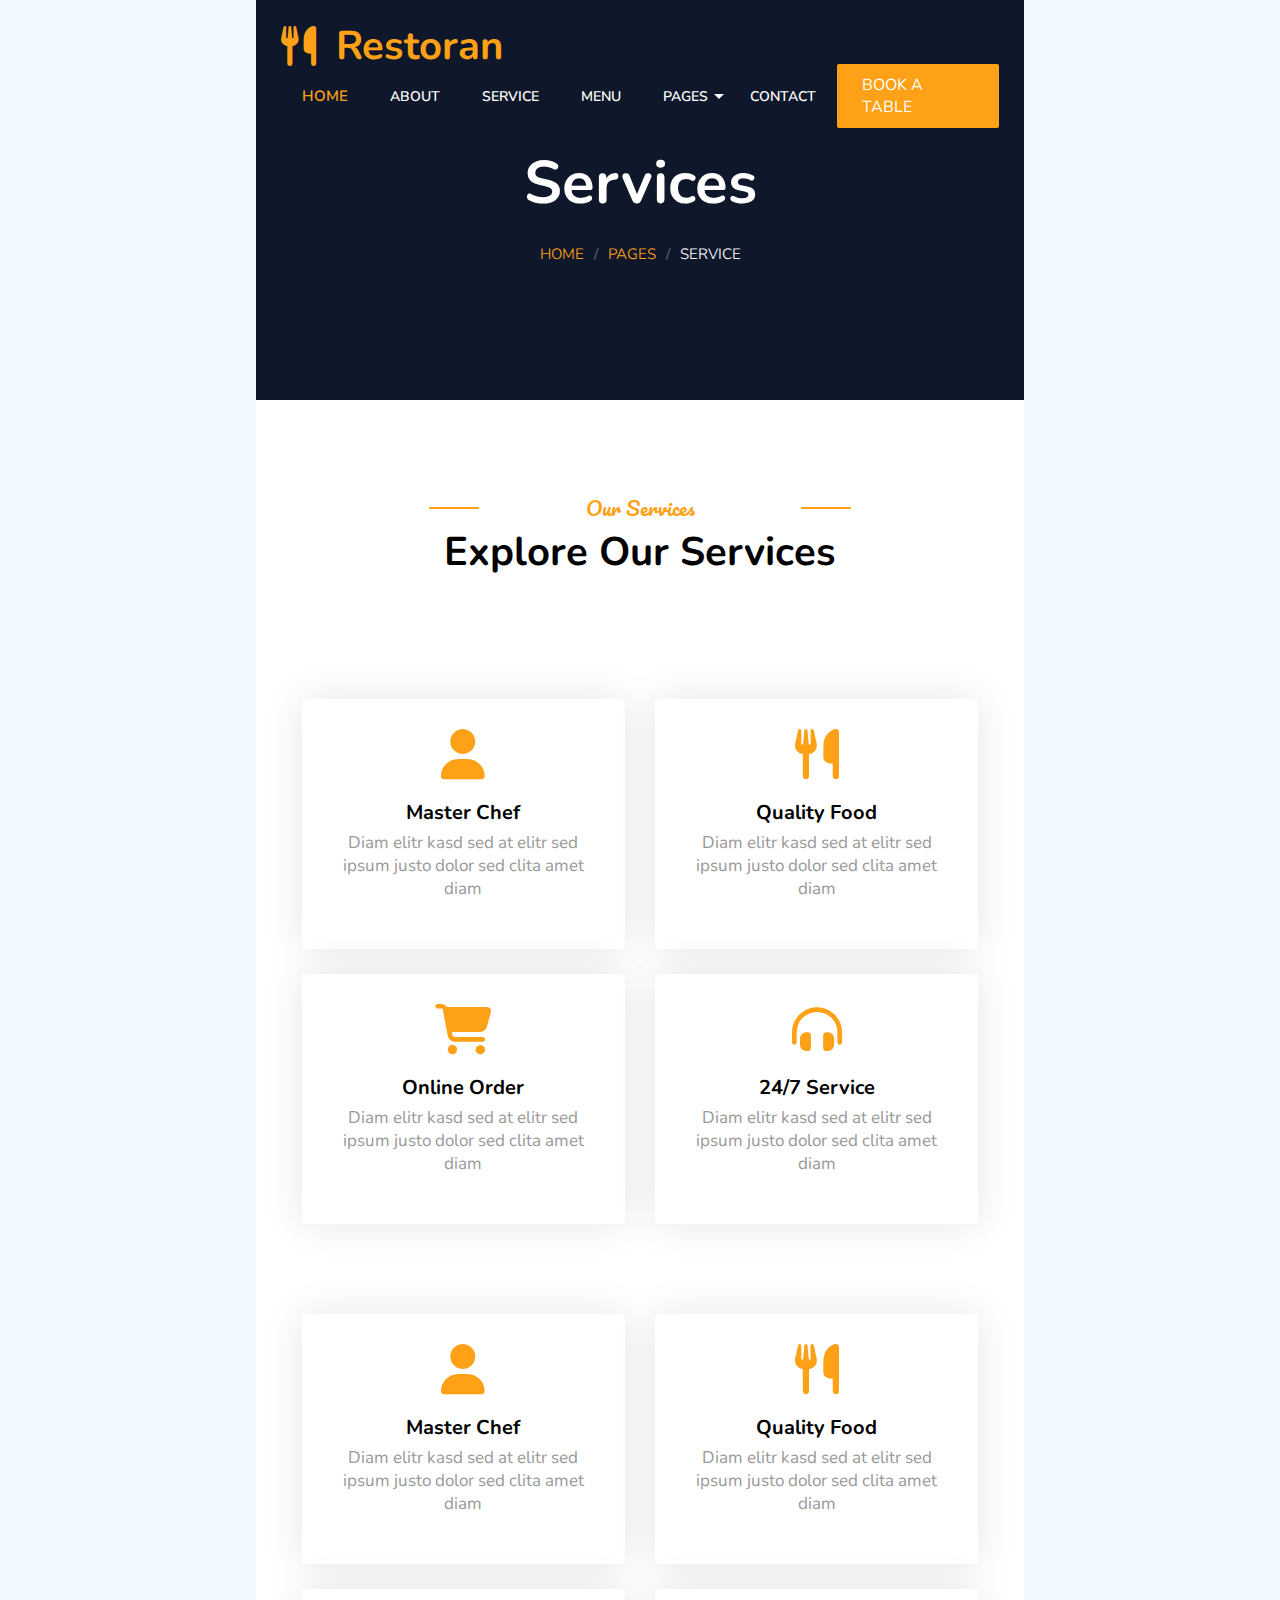
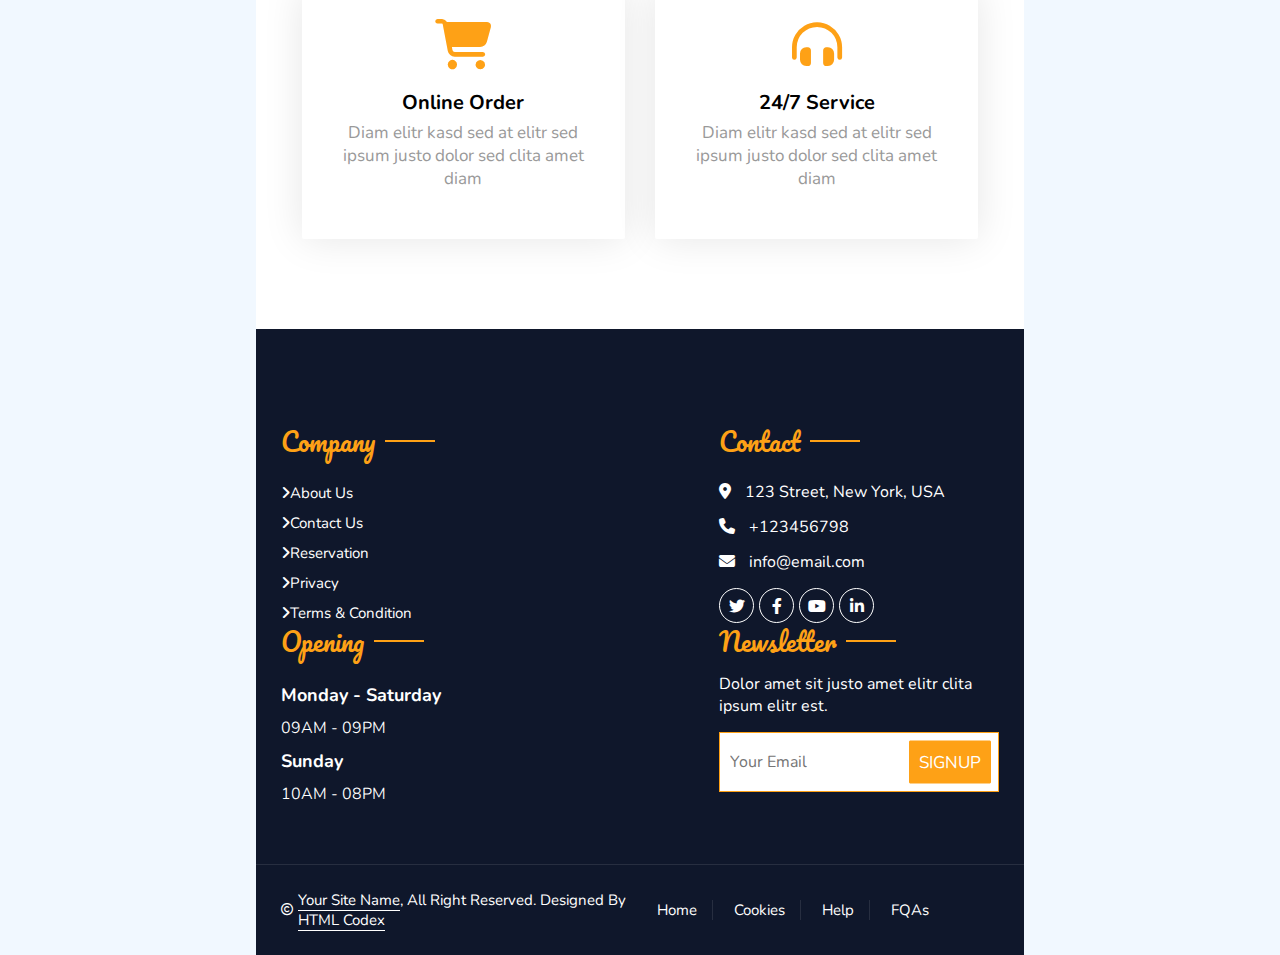
<file: service.html>
<!DOCTYPE html>
<html lang="en">

<head>
    <meta charset="UTF-8">
    <meta name="viewport" content="width=device-width, initial-scale=1.0">
    <title>Document</title>
    <link rel="stylesheet" href="css/style.css">

    <link rel="stylesheet" href="icon/css/all.css">
    <link rel="preconnect" href="https://fonts.googleapis.com">
    <link rel="preconnect" href="https://fonts.gstatic.com" crossorigin>
    <link href="https://fonts.googleapis.com/css2?family=Nunito&family=Roboto&display=swap" rel="stylesheet">
    <link rel="preconnect" href="https://fonts.googleapis.com">
    <link rel="preconnect" href="https://fonts.gstatic.com" crossorigin>
    <link href="https://fonts.googleapis.com/css2?family=Nunito&family=Pacifico&family=Roboto&display=swap"
        rel="stylesheet">

</head>

<body>
    <div class="restoran">
        <!-- <div class="restoran-image">
            <img src="img/bg-hero.jpg" alt="">
        </div> -->
        <div class="restoran-heading">

            <div class="restoran-heading-option">
                <a href="index.html" class="restoran-heading-res">
                    <i class="fa-solid fa-utensils restoran-heading-icon"></i>
                    <h1>
                        Restoran
                    </h1>
                </a>
                <div class="restoran-heading-title">
                    <a href="index.html" class="restoran-heading-home restoran-heading-color">HOME</a>
                    <a href="about.html" class="restoran-heading-home restoran-heading-color">ABOUT</a>
                    <a href="service.html" class="restoran-heading-home restoran-heading-color">SERVICE</a>
                    <a href="menu.html" class="restoran-heading-home restoran-heading-color">MENU</a>
                    <div class="restoran-heading-dropdown">
                        <a href="#" class="restoran-heading-home restoran-heading-page">PAGES</a>
                        <div class="restoran-heading-drop">
                            <a href="booking.html" class="restoran-heading-item">Booking</a>
                            <a href="ourteam.html" class="restoran-heading-item">Our Team</a>
                            <a href="testimonial.html" class="restoran-heading-item">Testimonial</a>
                        </div>
                    </div>

                    <a href="contact.html" class="restoran-heading-home restoran-heading-color">CONTACT</a>
                    <a href="#" class="restoran-heading-home">BOOK A TABLE</a>
                </div>
            </div>
            <div class="restoran-heading-content">
                <h1>Services</h1>
                <div class="restoran-heading-list">
                    <h2>HOME</h2>
                    <h2>PAGES</h2>
                    <h2>SERVICE</h2>
                </div>
            </div>
        </div>

        <div class="restoran-contact">
                <h2 class="restoran-contact-name">Our Services</h2>
                <h1 class="restoran-contact-content">Explore Our Services</h1>
            <div class="restoran-contact-list">
                <div class="restoran-contact-master">
                    <i class="fa fa-user"></i>
                    <h2>Master Chef</h2>
                    <p>Diam elitr kasd sed at elitr sed ipsum justo dolor sed clita amet diam</p>
                </div>
                <div class="restoran-contact-master">
                    <i class="fa-solid fa-utensils "></i>
                    <h2>Quality Food</h2>
                    <p>Diam elitr kasd sed at elitr sed ipsum justo dolor sed clita amet diam</p>
                </div>
                <div class="restoran-contact-master">
                    <i class="fa-sharp fa-solid fa-cart-shopping"></i>
                    <h2>Online Order</h2>
                    <p>Diam elitr kasd sed at elitr sed ipsum justo dolor sed clita amet diam</p>
                </div>
                <div class="restoran-contact-master">
                    <i class="fa-solid fa-headphones-simple"></i>
                    <h2>24/7 Service</h2>
                    <p>Diam elitr kasd sed at elitr sed ipsum justo dolor sed clita amet diam</p>
                </div>
            </div>
            <div class="restoran-contact-list">
                <div class="restoran-contact-master">
                    <i class="fa fa-user"></i>
                    <h2>Master Chef</h2>
                    <p>Diam elitr kasd sed at elitr sed ipsum justo dolor sed clita amet diam</p>
                </div>
                <div class="restoran-contact-master">
                    <i class="fa-solid fa-utensils "></i>
                    <h2>Quality Food</h2>
                    <p>Diam elitr kasd sed at elitr sed ipsum justo dolor sed clita amet diam</p>
                </div>
                <div class="restoran-contact-master">
                    <i class="fa-sharp fa-solid fa-cart-shopping"></i>
                    <h2>Online Order</h2>
                    <p>Diam elitr kasd sed at elitr sed ipsum justo dolor sed clita amet diam</p>
                </div>
                <div class="restoran-contact-master">
                    <i class="fa-solid fa-headphones-simple"></i>
                    <h2>24/7 Service</h2>
                    <p>Diam elitr kasd sed at elitr sed ipsum justo dolor sed clita amet diam</p>
                </div>
            </div>
        </div>


        <div class="restoran-footer">
            <div class="restoran-footer-top">
                <div class="restoran-footer-list">
                    <div class="restoran-footer-user">
                        <h2>Company</h2>
                        <div class="restoran-footer-item">
                            <a href="#"> <i class="fa-sharp fa-solid fa-angle-right"></i>About Us</a>
                            <a href="#"> <i class="fa-sharp fa-solid fa-angle-right"></i>Contact Us</a>
                            <a href="#"> <i class="fa-sharp fa-solid fa-angle-right"></i>Reservation</a>
                            <a href="#"> <i class="fa-sharp fa-solid fa-angle-right"></i>Privacy</a>
                            <a href="#"> <i class="fa-sharp fa-solid fa-angle-right"></i>Terms & Condition</a>
                        </div>
                    </div>
                    <div class="restoran-footer-user">
                        <h2>Contact</h2>
                        <div class="restoran-footer-item">
                            <div class="restoran-footer-id">
                                <p> <i class="fa-sharp fa-solid fa-location-dot"></i> 123 Street, New York, USA</p>
                            </div>
                            <div class="restoran-footer-id">

                                <p> <i class="fa-solid fa-phone"></i> +123456798</p>
                            </div>
                            <div class="restoran-footer-id">

                                <p> <i class="fa-solid fa-envelope"></i> info@email.com</p>
                            </div>
                        </div>
                        <div class="restoran-footer-icon">
                            <a href="#" class="fa-brands fa-twitter"></a>
                            <a href="#" class="fa-brands fa-facebook-f"></a>
                            <a href="#" class="fab fa-youtube"></a>
                            <a href="#" class="fab fa-linkedin-in"></a>

                        </div>
                    </div>
                    <div class="restoran-footer-user">
                        <h2>Opening</h2>
                        <div class="restoran-footer-item">
                            <h3>Monday - Saturday</h3>
                            <h4>09AM - 09PM</h4>
                            <h3>Sunday</h3>
                            <h4>10AM - 08PM</h4>
                        </div>
                    </div>
                    <div class="restoran-footer-user">
                        <h2>Newsletter</h2>
                        <div class="restoran-footer-item">
                            <p>Dolor amet sit justo amet elitr clita ipsum elitr est.</p>
                            <form class="restoran-footer-email">
                                <input type="email" name="" id="email" placeholder="Your Email">
                                <button>SIGNUP</button>

                            </form>
                        </div>
                    </div>
                </div>
            </div>
            <div class="restoran-footer-bottom">
                <div class="restoran-footer-border">
                    <div class="restoran-footer-left">
                        <i class="fa-sharp fa-regular fa-copyright"></i>
                        <p> <a href="#">Your Site Name</a>, All Right Reserved. Designed By <a href="#">HTML Codex</a>
                        </p>
                    </div>
                    <div class="restoran-footer-right">
                        <a href="#">Home</a>
                        <a href="#">Cookies</a>
                        <a href="">Help</a>
                        <a href="#">FQAs</a>
                    </div>
                </div>
            </div>
        </div>

    </div>
</body>

</html>
</file>
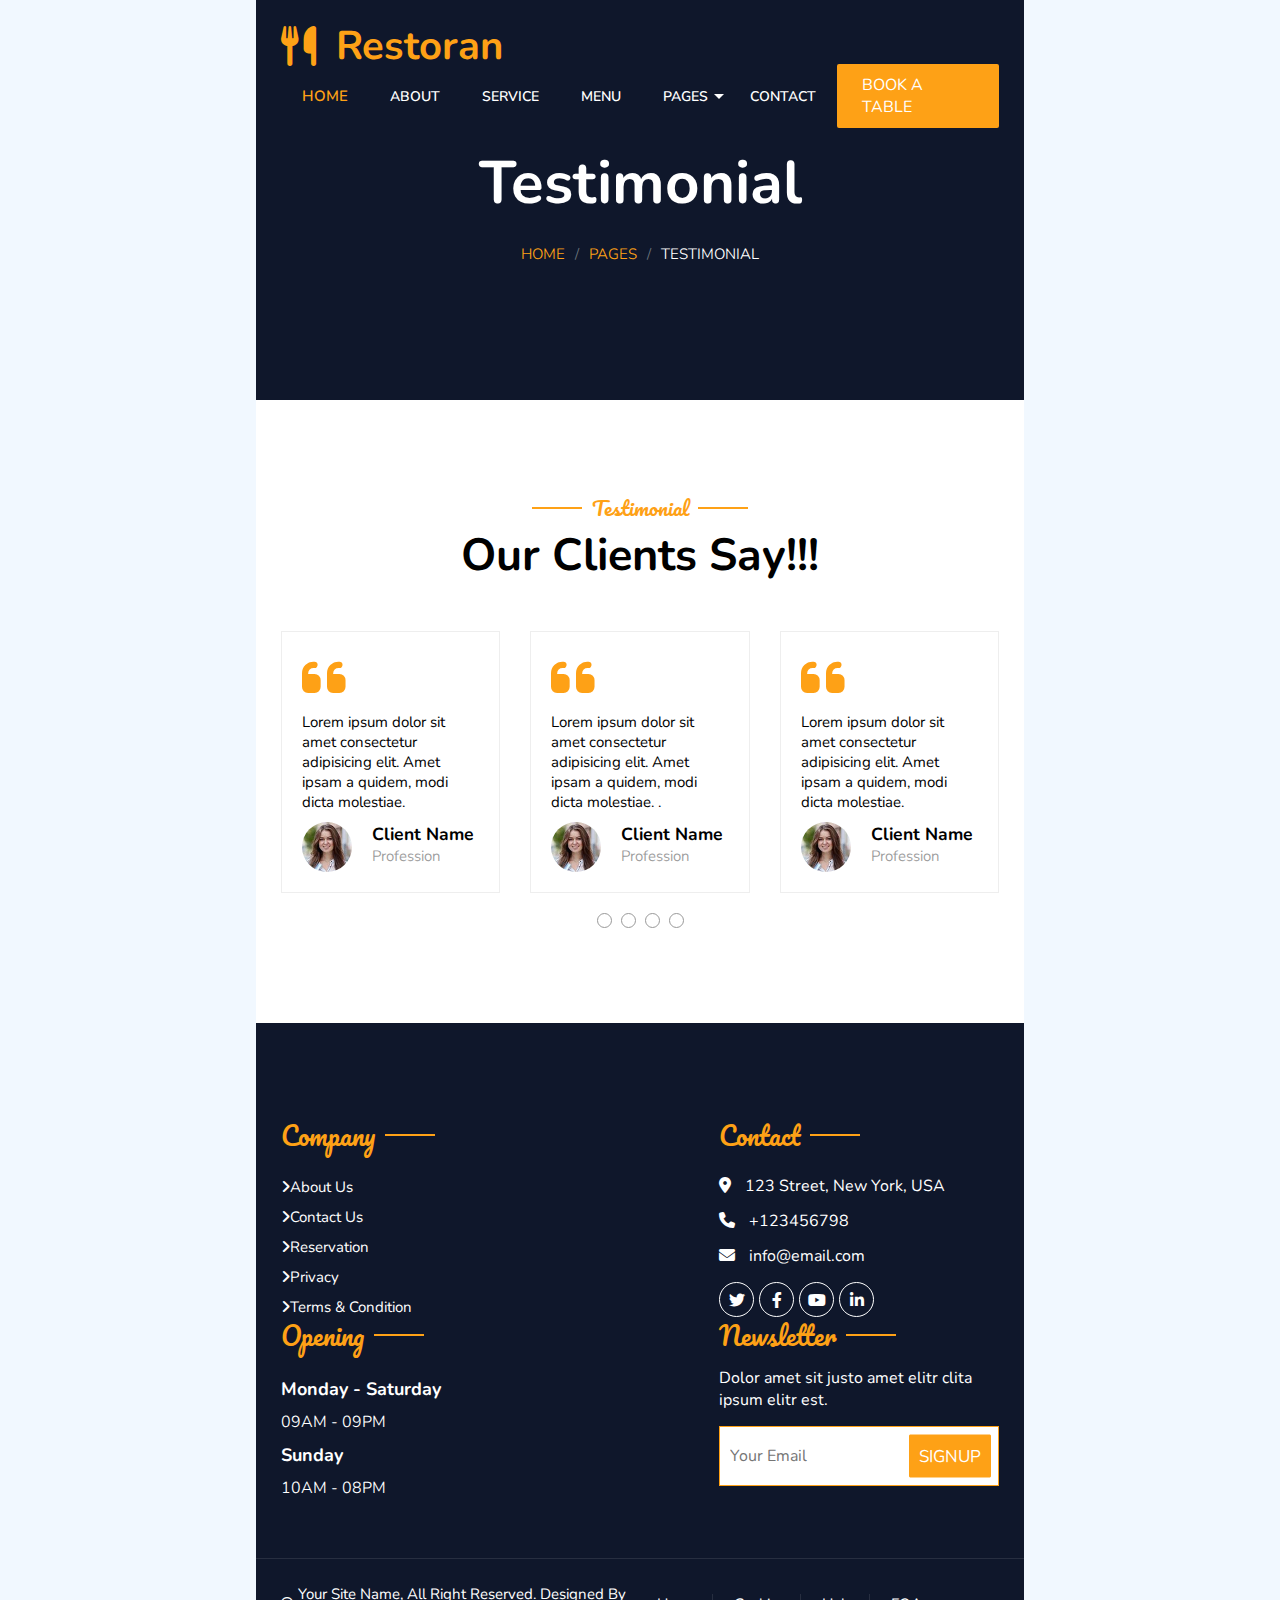
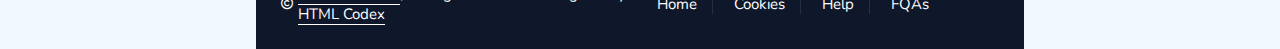
<file: testimonial.html>
<!DOCTYPE html>
<html lang="en">

<head>
    <meta charset="UTF-8">
    <meta name="viewport" content="width=device-width, initial-scale=1.0">
    <title>Document</title>
    <link rel="stylesheet" href="css/style.css">

    <link rel="stylesheet" href="icon/css/all.css">
    <link rel="preconnect" href="https://fonts.googleapis.com">
    <link rel="preconnect" href="https://fonts.gstatic.com" crossorigin>
    <link href="https://fonts.googleapis.com/css2?family=Nunito&family=Roboto&display=swap" rel="stylesheet">
    <link rel="preconnect" href="https://fonts.googleapis.com">
    <link rel="preconnect" href="https://fonts.gstatic.com" crossorigin>
    <link href="https://fonts.googleapis.com/css2?family=Nunito&family=Pacifico&family=Roboto&display=swap"
        rel="stylesheet">

</head>

<body>
    <div class="restoran">
        <!-- <div class="restoran-image">
            <img src="img/bg-hero.jpg" alt="">
        </div> -->
        <div class="restoran-heading">

            <div class="restoran-heading-option">
                <a href="index.html" class="restoran-heading-res">
                    <i class="fa-solid fa-utensils restoran-heading-icon"></i>
                    <h1>
                        Restoran
                    </h1>
                </a>
                <div class="restoran-heading-title">
                    <a href="index.html" class="restoran-heading-home restoran-heading-color">HOME</a>
                    <a href="about.html" class="restoran-heading-home restoran-heading-color">ABOUT</a>
                    <a href="service.html" class="restoran-heading-home restoran-heading-color">SERVICE</a>
                    <a href="menu.html" class="restoran-heading-home restoran-heading-color">MENU</a>
                    <div class="restoran-heading-dropdown">
                        <a href="#" class="restoran-heading-home restoran-heading-page">PAGES</a>
                        <div class="restoran-heading-drop">
                            <a href="booking.html" class="restoran-heading-item">Booking</a>
                            <a href="ourteam.html" class="restoran-heading-item">Our Team</a>
                            <a href="testimonial.html" class="restoran-heading-item">Testimonial</a>
                        </div>
                    </div>

                    <a href="contact.html" class="restoran-heading-home restoran-heading-color">CONTACT</a>
                    <a href="#" class="restoran-heading-home">BOOK A TABLE</a>
                </div>
            </div>
            <div class="restoran-heading-content">
                <h1>Testimonial</h1>
                <div class="restoran-heading-list">
                    <h2>HOME</h2>
                    <h2>PAGES</h2>
                    <h2>TESTIMONIAL</h2>
                </div>
            </div>
        </div>
        <div class="restoran-client">
            <div class="restoran-animation">
                <h2>Testimonial</h2>
                <h1>Our Clients Say!!!</h1>
                <div class="restoran-client-list">
                    <div class="restoran-client-user">
                        <i class="fa-solid fa-quote-left"></i>
                        <p>Lorem ipsum dolor sit amet consectetur adipisicing elit. Amet ipsam a quidem, modi dicta
                            molestiae.
                        </p>
                        <div class="restoran-client-image">
                            <img src="img/testimonial-1.jpg" alt="">
                            <div class="restoran-client-name">
                                <h3>Client Name</h3>
                                <h4>Profession</h4>
                            </div>
                        </div>
                    </div>
                    <div class="restoran-client-user">
                        <i class="fa-solid fa-quote-left"></i>
                        <p>Lorem ipsum dolor sit amet consectetur adipisicing elit. Amet ipsam a quidem, modi dicta
                            molestiae.
                            .</p>
                        <div class="restoran-client-image">
                            <img src="img/testimonial-1.jpg" alt="">
                            <div class="restoran-client-name">
                                <h3>Client Name</h3>
                                <h4>Profession</h4>
                            </div>
                        </div>
                    </div>
                    <div class="restoran-client-user">
                        <i class="fa-solid fa-quote-left"></i>
                        <p>Lorem ipsum dolor sit amet consectetur adipisicing elit. Amet ipsam a quidem, modi dicta
                            molestiae.
                        </p>
                        <div class="restoran-client-image">
                            <img src="img/testimonial-1.jpg" alt="">
                            <div class="restoran-client-name">
                                <h3>Client Name</h3>
                                <h4>Profession</h4>
                            </div>
                        </div>
                    </div>
                </div>
                <div class="restoran-client-round">
                    <span></span>
                    <span></span>
                    <span></span>
                    <span></span>
                </div>
            </div>
        </div>

        <div class="restoran-footer">
            <div class="restoran-footer-top">
                <div class="restoran-footer-list">
                    <div class="restoran-footer-user">
                        <h2>Company</h2>
                        <div class="restoran-footer-item">
                            <a href="#"> <i class="fa-sharp fa-solid fa-angle-right"></i>About Us</a>
                            <a href="#"> <i class="fa-sharp fa-solid fa-angle-right"></i>Contact Us</a>
                            <a href="#"> <i class="fa-sharp fa-solid fa-angle-right"></i>Reservation</a>
                            <a href="#"> <i class="fa-sharp fa-solid fa-angle-right"></i>Privacy</a>
                            <a href="#"> <i class="fa-sharp fa-solid fa-angle-right"></i>Terms & Condition</a>
                        </div>
                    </div>
                    <div class="restoran-footer-user">
                        <h2>Contact</h2>
                        <div class="restoran-footer-item">
                            <div class="restoran-footer-id">
                                <p> <i class="fa-sharp fa-solid fa-location-dot"></i> 123 Street, New York, USA</p>
                            </div>
                            <div class="restoran-footer-id">

                                <p> <i class="fa-solid fa-phone"></i> +123456798</p>
                            </div>
                            <div class="restoran-footer-id">

                                <p> <i class="fa-solid fa-envelope"></i> info@email.com</p>
                            </div>
                        </div>
                        <div class="restoran-footer-icon">
                            <a href="#" class="fa-brands fa-twitter"></a>
                            <a href="#" class="fa-brands fa-facebook-f"></a>
                            <a href="#" class="fab fa-youtube"></a>
                            <a href="#" class="fab fa-linkedin-in"></a>

                        </div>
                    </div>
                    <div class="restoran-footer-user">
                        <h2>Opening</h2>
                        <div class="restoran-footer-item">
                            <h3>Monday - Saturday</h3>
                            <h4>09AM - 09PM</h4>
                            <h3>Sunday</h3>
                            <h4>10AM - 08PM</h4>
                        </div>
                    </div>
                    <div class="restoran-footer-user">
                        <h2>Newsletter</h2>
                        <div class="restoran-footer-item">
                            <p>Dolor amet sit justo amet elitr clita ipsum elitr est.</p>
                            <form class="restoran-footer-email">
                                <input type="email" name="" id="email" placeholder="Your Email">
                                <button>SIGNUP</button>

                            </form>
                        </div>
                    </div>
                </div>
            </div>
            <div class="restoran-footer-bottom">
                <div class="restoran-footer-border">
                    <div class="restoran-footer-left">
                        <i class="fa-sharp fa-regular fa-copyright"></i>
                        <p> <a href="#">Your Site Name</a>, All Right Reserved. Designed By <a href="#">HTML Codex</a>
                        </p>
                    </div>
                    <div class="restoran-footer-right">
                        <a href="#">Home</a>
                        <a href="#">Cookies</a>
                        <a href="">Help</a>
                        <a href="#">FQAs</a>
                    </div>
                </div>
            </div>
        </div>

    </div>
</body>

</html>
</file>
<file: css/style.css>
* {
  box-sizing: border-box;
}

body {
  font-size: 1.5rem;
  font-weight: normal;
  background-color: #F1F8FF;
  font-family: "Nunito", sans-serif;
  min-height: 100vh;
  margin: 0;
  padding: 0;
}

h1,
h2,
h3,
h4,
h5,
p {
  margin: 0;
}

html {
  font-size: 62.5%;
}

a {
  text-decoration: none;
}

img {
  display: block;
  max-width: 100%;
}

input,
select,
textarea,
button {
  font-size: 1.6rem;
  outline: none;
  font-family: "Nunito", sans-serif;
}

textarea {
  -moz-appearance: none;
  outline: 0px none transparent;
}

input[type=number]::-webkit-inner-spin-button {
  margin: 0;
  -webkit-appearance: none;
}

.restoran {
  background-color: white;
  margin-left: auto;
  margin-right: auto;
  height: 100%;
  width: 132rem;
}
.restoran-contact, .restoran-content, .restoran-menu, .restoran-info, .restoran-master, .restoran-client {
  padding: 4.5rem 2.5rem;
}
.restoran-animation {
  animation: top 0.5s linear;
}
.restoran-heading {
  position: relative;
  z-index: 1;
  height: 90rem;
  background-color: #0F172B;
}
.restoran-heading-option {
  height: 9.2rem;
  display: flex;
  padding: 0 5rem;
  cursor: pointer;
  position: relative;
  align-items: center;
}
.restoran-heading-res {
  display: flex;
  align-items: center;
  justify-content: center;
  color: #FEA116;
  font-size: 2rem;
  position: absolute;
}
.restoran-heading-icon {
  padding-right: 2rem;
  font-size: 4rem;
}
.restoran-heading-home {
  display: inline-block;
  transition: all 0.25s linear;
  margin-left: 2.5rem;
  color: white;
  padding: 3rem 0;
}
.restoran-heading-home:last-child {
  background-color: #FEA116;
  padding: 1rem 2.5rem;
  border-radius: 2px;
  font-size: 1.6rem;
}
.restoran-heading-home:not(:last-child) {
  font-weight: 600;
  font-size: 1.4rem;
}
.restoran-heading-home:not(:last-child):hover {
  color: #FEA116;
}
.restoran-heading-home:hover:last-child {
  background-color: #f8b54f;
}
.restoran-heading-color:first-child {
  color: #FEA116;
  font-size: 1.5rem;
}
.restoran-heading-title {
  display: flex;
  align-items: center;
  justify-content: flex-end;
  width: 100%;
  animation: fly1 0.5s both;
  position: relative;
  z-index: 3;
}
.restoran-heading-bar {
  display: none;
}
.restoran-heading-dropdown:hover .restoran-heading-drop {
  opacity: 1;
}
.restoran-heading-drop {
  position: absolute;
  opacity: 0;
  min-width: 10rem;
  padding: 1rem 0;
  background-color: white;
  border-radius: 2px;
  transition: all 0.2s linear;
}
.restoran-heading-item {
  display: block;
  width: 100%;
  padding: 0.5rem 4.5rem 0.5rem 2rem;
  color: black;
  font-size: 1.6rem;
}
.restoran-heading-item:hover {
  background-color: rgba(153, 153, 153, 0.1647058824);
}
.restoran-heading-page {
  position: relative;
  margin-right: 2rem;
}
.restoran-heading-page:after {
  content: "";
  position: absolute;
  display: inline-block;
  border-top: 0.5rem solid white;
  border-left: 0.5rem solid transparent;
  border-right: 0.5rem solid transparent;
  top: 45%;
  right: -1.5rem;
  transition: all 0.25s linear;
}
.restoran-heading-page:hover:after {
  border-top: 0.5rem solid #FEA116;
  border-left: 0.5rem solid transparent;
  border-right: 0.5rem solid transparent;
}
.restoran-heading-bottom {
  height: auto;
}
.restoran-heading-enjoy {
  display: flex;
  align-items: center;
  justify-content: center;
  color: white;
  position: absolute;
  z-index: -3;
}
.restoran-heading-enjoy h1 {
  font-size: 6rem;
  padding-right: 10rem;
  animation: fly 1s both;
}
.restoran-heading-enjoy p {
  font-size: 1.6rem;
  margin-bottom: 5rem;
  animation: fly 1s both;
}
.restoran-heading-img {
  width: 61.2rem;
  height: 61.2rem;
  animation: round 50s linear infinite;
}
.restoran-heading-left, .restoran-heading-right {
  width: 50%;
  padding: 0 2.4rem;
  margin-top: 5rem;
}
.restoran-heading-button {
  padding: 1.8rem 5rem;
  color: white;
  background-color: #FEA116;
  border-radius: 2px;
  font-size: 1.6rem;
  display: inline-block;
  animation: fly 1s both;
}
.restoran-heading-button:hover {
  background-color: #f8b54f;
}
.restoran-contact-list {
  display: flex;
  align-items: center;
  justify-content: center;
  padding-top: 4.5rem;
}
.restoran-contact-master {
  width: 30rem;
  height: 25rem;
  background-color: white;
  padding: 3rem 2.5rem;
  border-radius: 2px;
  box-shadow: 0 0 4rem rgba(0, 0, 0, 0.1);
  transition: all 0.25s linear;
}
.restoran-contact-master:first-child {
  animation: top 0.7s linear;
}
.restoran-contact-master:nth-child(2) {
  animation: top 0.8s linear;
}
.restoran-contact-master:nth-child(3) {
  animation: top 0.9s linear;
}
.restoran-contact-master:last-child {
  animation: top 1s linear;
}
.restoran-contact-master:not(:last-child) {
  margin-right: 3rem;
}
.restoran-contact-master i {
  margin-bottom: 2rem;
  font-size: 5rem;
  color: #FEA116;
}
.restoran-contact-master h2 {
  margin-bottom: 0.5rem;
  font-size: 2rem;
  color: black;
}
.restoran-contact-master p {
  font-size: 1.7rem;
  color: #999;
}
.restoran-contact-master:hover {
  background-color: #FEA116;
}
.restoran-contact-master:hover i,
.restoran-contact-master:hover h2,
.restoran-contact-master:hover p {
  color: white;
}
.restoran-content {
  display: flex;
}
.restoran-content-left {
  display: flex;
  flex-wrap: wrap;
}
.restoran-content-about {
  width: 30rem;
  height: 30rem;
  padding: 0 8px;
}
.restoran-content-about:first-child {
  animation: zoom 0.5s linear;
}
.restoran-content-about:nth-child(2) {
  animation: zoom 1s linear;
}
.restoran-content-about:nth-child(3) {
  animation: zoom 1.5s linear;
}
.restoran-content-about:last-child {
  animation: zoom 1.7s linear;
}
.restoran-content-about:nth-child(2) {
  width: 22rem;
  height: 22rem;
  margin-top: 8rem;
}
.restoran-content-about:nth-child(3) {
  margin-left: 8rem;
  width: 22rem;
  height: 22rem;
}
.restoran-content-left, .restoran-content-right {
  width: 50%;
}
.restoran-content-right {
  margin-top: 8rem;
}
.restoran-content-right h3 {
  margin-top: 2rem;
  font-family: "Pacifico", cursive;
  color: #FEA116;
  position: relative;
  font-weight: 300;
}
.restoran-content-right h3:after {
  content: "";
  position: absolute;
  width: 5rem;
  height: 0.2rem;
  background-color: #FEA116;
  top: 50%;
  left: 14%;
  transform: translateY(-50%);
}
.restoran-content-right p {
  font-size: 1.6rem;
  color: #999;
  margin: 2rem 0;
}
.restoran-content-welcom {
  font-size: 3.5rem;
  margin-bottom: 2rem;
}
.restoran-content-welcom i {
  padding-right: 1rem;
  color: #FEA116;
}
.restoran-content-number {
  margin-top: 3rem;
  display: flex;
}
.restoran-content-auto {
  display: flex;
  align-items: center;
  margin-left: 3rem;
  position: relative;
}
.restoran-content-auto h1 {
  font-size: 4rem;
  color: #FEA116;
}
.restoran-content-auto :before {
  position: absolute;
  content: "";
  height: 100%;
  width: 5px;
  background-color: #FEA116;
  left: -10%;
  top: 0;
}
.restoran-content-year {
  margin-left: 2.5rem;
  margin-right: 10rem;
}
.restoran-content-year h5 {
  color: #999;
  font-weight: 350;
  font-size: 1.5rem;
}
.restoran-content-read {
  display: inline-block;
  margin-top: 3rem;
  padding: 1.7rem 5rem;
  background-color: #FEA116;
  cursor: pointer;
}
.restoran-content-read a {
  color: white;
  font-weight: 700;
}
.restoran-menu {
  text-align: center;
  animation: top 0.5s linear;
}
.restoran-menu h3 {
  animation: top 0.5s linear;
  color: #FEA116;
  font-family: "Pacifico", cursive;
  font-weight: 350;
  position: relative;
}
.restoran-menu h3:after {
  position: absolute;
  content: "";
  width: 5rem;
  height: 0.2rem;
  background-color: #FEA116;
  top: 50%;
  left: 42%;
  transform: translateY(-50%);
}
.restoran-menu h3:before {
  position: absolute;
  content: "";
  width: 5rem;
  height: 0.2rem;
  background-color: #FEA116;
  top: 50%;
  right: 42%;
  transform: translateY(-50%);
}
.restoran-menu h1 {
  font-size: 4rem;
  font-weight: 700;
}
.restoran-menu-icon {
  margin-top: 5rem;
  margin-bottom: 4rem;
  display: flex;
  justify-content: center;
  cursor: pointer;
  position: relative;
  padding-bottom: 2rem;
}
.restoran-menu-icon:after {
  content: "";
  width: 41rem;
  height: 0.1rem;
  background-color: #eee;
  bottom: 0;
  left: 33.5%;
  position: absolute;
}
.restoran-menu-icon:before {
  content: "";
  width: 13.5rem;
  height: 0.3rem;
  background-color: #FEA116;
  bottom: 0;
  left: 33.5%;
  position: absolute;
}
.restoran-menu-icon i {
  color: #FEA116;
  font-size: 3.5rem;
  margin-right: 2rem;
}
.restoran-menu-icon h5 {
  margin-right: 3rem;
  text-align: start;
  color: black;
  font-size: 1.6rem;
}
.restoran-menu-icon h5:first-child {
  color: #999;
  font-weight: 350;
}
.restoran-menu-list {
  display: flex;
  flex-wrap: nowrap;
}
.restoran-menu-left, .restoran-menu-right {
  width: 50%;
  text-align: start;
  display: flex;
  flex-direction: column;
}
.restoran-menu-right {
  padding-left: 1rem;
}
.restoran-menu-food {
  display: flex;
  align-items: center;
}
.restoran-menu-food:not(:last-child) {
  margin-bottom: 2rem;
}
.restoran-menu-bill {
  padding-left: 2rem;
}
.restoran-menu-name {
  display: flex;
  justify-content: space-between;
  font-size: 1.4rem;
  width: 52rem;
  height: 3.3rem;
}
.restoran-menu-name h2:last-child {
  color: #FEA116;
}
.restoran-menu h4 {
  color: #999;
  padding-top: 1rem;
  font-weight: 350;
  font-style: italic;
  border-top: 1px solid #eee;
  font-size: 1.4rem;
}
.restoran-info {
  display: flex;
  padding-left: 0;
  padding-right: 0;
  animation: top 0.5s linear;
}
.restoran-info-left, .restoran-info-right {
  width: 50%;
}
.restoran-info-left {
  position: relative;
}
.restoran-info img {
  height: 100%;
  width: 100%;
}
.restoran-info-icon {
  position: absolute;
  color: #0F172B;
  padding: 0;
  cursor: pointer;
  top: 50%;
  left: 50%;
  font-size: 4.5rem;
  transform: translate(-50%, -50%);
  width: 10rem;
  height: 10rem;
  background-color: #FEA116;
  border-radius: 50%;
  border: 0px solid #FEA116;
}
.restoran-info-icon:after {
  content: "";
  position: absolute;
  z-index: -1;
  width: 100%;
  height: 100%;
  background-color: rgba(253, 171, 48, 0.4862745098);
  border-radius: inherit;
  top: 0;
  left: 0;
  animation: zoomround 1.2s linear infinite;
}
.restoran-info-right {
  padding: 5rem;
  background-color: #0F172B;
  color: white;
}
.restoran-info-right h2 {
  position: relative;
  font-family: "Pacifico", cursive;
  font-size: 2rem;
  color: #FEA116;
  font-weight: 400;
}
.restoran-info-right h2:before {
  content: "";
  position: absolute;
  width: 5rem;
  height: 0.2rem;
  background-color: #FEA116;
  top: 50%;
  left: 11rem;
  transform: translateY(-50%);
}
.restoran-info-right h1 {
  font-size: 4rem;
  margin-bottom: 2rem;
}
.restoran-info-form {
  display: flex;
  flex-wrap: wrap;
  justify-content: space-between;
  color: #0F172B;
}
.restoran-info-input {
  width: 27rem;
  height: 6rem;
  padding: 1.5rem 1rem;
  margin-bottom: 2rem;
  border-radius: 2px;
  background-color: white;
  border: 1px solid #eee;
  position: relative;
}
.restoran-info-input:focus {
  box-shadow: 0 0 0 3px rgba(254, 161, 22, 0.3490196078);
}
.restoran-info select {
  padding: 2.5rem 1rem 0.5rem 1rem;
}
.restoran-info label {
  position: absolute;
  color: #999;
  left: 68%;
  padding: 1rem 1.6rem;
}
.restoran-info-textarea:focus {
  box-shadow: 0 0 0 3px rgba(254, 161, 22, 0.3490196078);
}
.restoran-info-book {
  width: 100%;
  margin-top: 1.5rem;
  padding: 1.5rem 0;
  background-color: #FEA116;
  text-align: center;
  cursor: pointer;
}
.restoran-info-book a {
  font-size: 1.6rem;
  color: white;
}
.restoran-info-book:hover {
  background-color: #ffae34;
}
.restoran-info-animation {
  animation: top 0.75s linear;
}
.restoran-master {
  text-align: center;
}
.restoran-master h2 {
  font-family: "Pacifico", cursive;
  color: #FEA116;
  font-weight: 350;
  font-size: 2rem;
  position: relative;
}
.restoran-master h2:before {
  position: absolute;
  content: "";
  width: 5rem;
  height: 0.2rem;
  background-color: #FEA116;
  top: 50%;
  left: 40%;
  transform: translateY(-50%);
}
.restoran-master h2:after {
  position: absolute;
  content: "";
  width: 5rem;
  height: 0.2rem;
  background-color: #FEA116;
  top: 50%;
  right: 40%;
  transform: translateY(-50%);
}
.restoran-master h1 {
  font-size: 4.5rem;
}
.restoran-master-list {
  display: flex;
  margin-top: 4.5rem;
}
.restoran-master-user:not(:last-child) {
  margin-right: 2.5rem;
}
.restoran-master-user:first-child {
  animation: top 0.7s linear;
}
.restoran-master-user:nth-child(2) {
  animation: top 0.8s linear;
}
.restoran-master-user:nth-child(3) {
  animation: top 0.9s linear;
}
.restoran-master-user:last-child {
  animation: top 1s linear;
}
.restoran-master-scale {
  box-shadow: 0 0 4rem rgba(0, 0, 0, 0.1);
  height: calc(100% - 4rem);
  transition: all 0.25s linear;
  border-radius: 2px;
}
.restoran-master-scale:hover {
  height: 100%;
}
.restoran-master-scale:hover a {
  opacity: 1;
}
.restoran-master-scale:hover img {
  transform: scale(1.1);
}
.restoran-master-scale a {
  opacity: 0;
  width: 4rem;
  height: 4rem;
  padding: 1.2rem;
  color: white;
  background-color: #FEA116;
  border-radius: 4rem 4rem 0 0;
}
.restoran-master-scale a:not(:last-child) {
  margin-right: 0.5rem;
}
.restoran-master-image {
  padding: 2.5rem;
}
.restoran-master img {
  border-radius: 50%;
  transition: all 0.25s linear;
}
.restoran-master h3 {
  font-size: 2rem;
}
.restoran-master h4 {
  color: #999;
  font-weight: 350;
  margin-bottom: 1rem;
}
.restoran-master-icon {
  display: flex;
  justify-content: center;
  align-items: center;
  margin-top: 1.5rem;
  background: hidden;
}
.restoran-client h2 {
  font-family: "Pacifico", cursive;
  color: #FEA116;
  font-weight: 350;
  font-size: 2rem;
  position: relative;
  text-align: center;
}
.restoran-client h2:before {
  position: absolute;
  content: "";
  width: 5rem;
  height: 0.2rem;
  background-color: #FEA116;
  top: 50%;
  left: 41%;
  transform: translateY(-50%);
}
.restoran-client h2:after {
  position: absolute;
  content: "";
  width: 5rem;
  height: 0.2rem;
  background-color: #FEA116;
  top: 50%;
  right: 41%;
  transform: translateY(-50%);
}
.restoran-client h1 {
  font-size: 4.5rem;
  text-align: center;
}
.restoran-client-list {
  display: flex;
  margin-top: 4.5rem;
}
.restoran-client-list {
  display: flex;
}
.restoran-client-user {
  border: 1px solid #eee;
  padding: 2rem;
}
.restoran-client-user:not(:last-child) {
  margin-right: 3rem;
}
.restoran-client-user i {
  font-size: 5rem;
  color: #FEA116;
  margin-bottom: 1rem;
}
.restoran-client-user p {
  margin-bottom: 1rem;
}
.restoran-client-user img {
  border-radius: 50%;
  width: 5rem;
  height: 5rem;
  margin-right: 2rem;
}
.restoran-client-user h4 {
  color: #999;
  font-weight: 350;
}
.restoran-client-image {
  display: flex;
}
.restoran-client-round {
  text-align: center;
  margin-top: 2rem;
}
.restoran-client-round span {
  display: inline-block;
  width: 1.5rem;
  height: 1.5rem;
  border: 1px solid #999;
  border-radius: 50%;
}
.restoran-client-round span:not(:last-child) {
  margin-right: 0.5rem;
}
.restoran-footer {
  background-color: #0F172B;
  color: white;
  margin-top: 4.5rem;
  padding-top: 4.5rem;
}
.restoran-footer-list {
  display: flex;
  padding: 4.5rem 0;
  justify-content: space-between;
}
.restoran-footer-user {
  width: 33rem;
  height: 20rem;
  padding: 0 2.5rem;
}
.restoran-footer-user h2 {
  display: inline-block;
  font-family: "Pacifico", cursive;
  color: #FEA116;
  font-weight: 350;
  font-size: 2.5rem;
  position: relative;
}
.restoran-footer-user h2:after {
  position: absolute;
  content: "";
  width: 5rem;
  height: 0.2rem;
  background-color: #FEA116;
  top: 50%;
  right: -6rem;
  transform: translateY(-50%);
}
.restoran-footer-item {
  display: flex;
  flex-direction: column;
  margin-top: 1rem;
}
.restoran-footer-item a {
  margin-top: 1rem;
  color: white;
}
.restoran-footer-item h3 {
  margin-top: 1rem;
  font-size: 1.8rem;
}
.restoran-footer-item h4 {
  margin-top: 1rem;
  font-weight: 350;
  font-size: 1.6rem;
}
.restoran-footer-item p {
  font-size: 1.6rem;
  margin-bottom: 0.5rem;
}
.restoran-footer-id {
  font-size: 1.6rem;
}
.restoran-footer-id i {
  margin-right: 1rem;
  margin-top: 1rem;
}
.restoran-footer-icon {
  display: flex;
}
.restoran-footer-icon a {
  display: flex;
  align-items: center;
  justify-content: center;
  margin-top: 1rem;
  margin-right: 0.5rem;
  color: white;
  width: 3.5rem;
  height: 3.5rem;
  font-size: 1.6rem;
  border: 1px solid white;
  border-radius: 50%;
  text-align: center;
}
.restoran-footer-email {
  margin-top: 1rem;
  position: relative;
}
.restoran-footer-email input {
  width: 100%;
  height: 6rem;
  padding-left: 1rem;
  border: 1px solid #FEA116;
}
.restoran-footer-email input:focus {
  box-shadow: 0 0 0 4px rgba(254, 161, 22, 0.3843137255);
  border-radius: 2px;
}
.restoran-footer-email button {
  position: absolute;
  background-color: #FEA116;
  color: white;
  padding: 0.9rem;
  font-size: 1.7rem;
  border: 1px solid #FEA116;
  border-radius: 1px;
  right: 3%;
  top: 50%;
  transform: translateY(-50%);
}
.restoran-footer-border {
  border-top: 1px solid rgba(238, 238, 238, 0.1098039216);
  display: flex;
  align-items: center;
  justify-content: space-between;
  padding: 2.5rem;
}
.restoran-footer-left {
  display: flex;
  align-items: center;
}
.restoran-footer-left i {
  font-size: 1.2rem;
  margin-right: 0.5rem;
}
.restoran-footer-left a {
  color: white;
  border-bottom: 1px solid white;
}
.restoran-footer-right a {
  color: white;
  padding-left: 1.7rem;
}
.restoran-footer-right a:not(:last-child) {
  padding-right: 1.5rem;
  border-right: 1px solid rgba(238, 238, 238, 0.1098039216);
}

@keyframes round {
  25% {
    transform: rotate(90deg);
  }
  50% {
    transform: rotate(180deg);
  }
  75% {
    transform: rotate(270deg);
  }
  100% {
    transform: rotate(360deg);
  }
}
@keyframes fly {
  0% {
    transform: translate3d(-100%, 0, 0);
    visibility: visible;
  }
  100% {
    transform: translateZ(0);
  }
}
@keyframes fly1 {
  0% {
    transform: translate(10%);
  }
  100% {
    transform: translate(0);
  }
}
@keyframes top {
  0% {
    transform: translateY(100%);
  }
  100% {
    transform: translateY(0);
  }
}
@keyframes zoom {
  0% {
    transform: scale(0%);
  }
  100% {
    transform: scale(100%);
  }
}
@keyframes zoomround {
  0% {
    transform: scale(100%);
    background-color: inherit;
  }
  100% {
    transform: scale(150%);
    background-color: rgba(248, 181, 79, 0.1921568627);
  }
}
@keyframes zoom-in-zoom-out {
  0% {
    transform: scale(1, 1);
  }
  50% {
    transform: scale(1.5, 1.5);
  }
  100% {
    transform: scale(1, 1);
  }
}
.restoran-heading:nth-last-child(3) {
  height: 40rem;
  margin-bottom: 4.5rem;
}
.restoran-heading-content {
  text-align: center;
  color: white;
  padding-top: 10rem;
  padding-bottom: 2.5rem;
}
.restoran-heading-content h1 {
  font-size: 6rem;
  animation: bottom 0.5s linear;
}
.restoran-heading-list {
  display: flex;
  justify-content: center;
  font-size: 1rem;
  margin-top: 2rem;
}
.restoran-heading-list h2 {
  font-weight: 350;
}
.restoran-heading-list h2:not(:first-child):before {
  padding: 1rem;
  color: #6c757d;
  content: var(--bs-breadcrumb-divider, "/");
  font-size: 1.5rem;
}
.restoran-heading-list h2:not(:last-child) {
  color: #FEA116;
}

.restoran-heading:nth-last-child(3) {
  height: 40rem;
  margin-bottom: 4.5rem;
}
.restoran-heading-content {
  text-align: center;
  color: white;
  padding-top: 5rem;
  padding-bottom: 2.5rem;
}
.restoran-heading-content h1 {
  font-size: 6rem;
  animation: bottom 0.5s linear;
}
.restoran-heading-list {
  display: flex;
  justify-content: center;
  font-size: 1rem;
  margin-top: 2rem;
}
.restoran-heading-list h2 {
  font-weight: 350;
}
.restoran-heading-list h2:not(:first-child):before {
  padding: 1rem;
  color: #6c757d;
  content: var(--bs-breadcrumb-divider, "/");
  font-size: 1.5rem;
}
.restoran-heading-list h2:not(:last-child) {
  color: #FEA116;
}
.restoran-contact {
  text-align: center;
}
.restoran-contact-name {
  font-family: "Pacifico", cursive;
  color: #FEA116;
  font-weight: 350;
  font-size: 2rem;
  position: relative;
}
.restoran-contact-name:before {
  position: absolute;
  content: "";
  width: 5rem;
  height: 0.2rem;
  background-color: #FEA116;
  top: 50%;
  left: 52rem;
  transform: translateY(-50%);
}
.restoran-contact-name:after {
  position: absolute;
  content: "";
  width: 5rem;
  height: 0.2rem;
  background-color: #FEA116;
  top: 50%;
  right: 52rem;
  transform: translateY(-50%);
}
.restoran-contact-content {
  font-size: 4rem;
  padding-bottom: 3rem;
}
.restoran-contact-list {
  margin-top: 2rem;
}

.restoran-heading:nth-last-child(4) {
  height: 40rem;
  margin-bottom: 4.5rem;
}
.restoran-title {
  text-align: center;
  padding-top: 4.5rem;
}
.restoran-title-name {
  font-family: "Pacifico", cursive;
  color: #FEA116;
  font-weight: 350;
  font-size: 2rem;
  position: relative;
}
.restoran-title-name:before {
  position: absolute;
  content: "";
  width: 5rem;
  height: 0.2rem;
  background-color: #FEA116;
  top: 50%;
  left: 55rem;
  transform: translateY(-50%);
}
.restoran-title-name:after {
  position: absolute;
  content: "";
  width: 5rem;
  height: 0.2rem;
  background-color: #FEA116;
  top: 50%;
  right: 55rem;
  transform: translateY(-50%);
}
.restoran-title-content {
  font-size: 4rem;
  padding-bottom: 3rem;
}
.restoran-title-list {
  display: flex;
  padding: 0 2.5rem;
  position: relative;
}
.restoran-title-item {
  text-align: start;
  width: 33.33%;
}
.restoran-title-item p {
  color: #999;
  font-size: 1.6rem;
}
.restoran-title-item i {
  margin-right: 1rem;
  color: #FEA116;
}
.restoran-title-intro {
  color: #FEA116;
  font-family: "Pacifico", cursive;
  font-weight: 350;
  position: relative;
  font-size: 2rem;
}
.restoran-title-intro:after {
  content: "";
  position: absolute;
  height: 0.2rem;
  width: 5rem;
  background-color: #FEA116;
  top: 50%;
  left: 8rem;
  transform: translateY(-50%);
}
.restoran_info {
  height: 49rem;
  display: flex;
  padding: 4.5rem 0;
}
.restoran_info_right, .restoran_info_left {
  width: 50%;
}
.restoran_info_right {
  padding: 0 2.5rem;
  height: 100%;
  background-color: white;
}
.restoran_info_top {
  display: flex;
  justify-content: space-between;
}
.restoran_info_input {
  width: 29.5rem;
  height: 6rem;
  padding: 1.5rem 1rem;
  margin-bottom: 2rem;
  border-radius: 2px;
  background-color: white;
  border: 1px solid #eee;
  transition: 0.25s linear;
}
.restoran_info_input:focus {
  box-shadow: 0 0 0 3px rgba(254, 161, 22, 0.3490196078);
}
.restoran_info_sub {
  width: 100%;
}
.restoran_info_left img {
  height: 100%;
  width: 100%;
}
.restoran_info_send {
  color: white;
  font-weight: bold;
  width: 100%;
  margin-top: 1.5rem;
  padding: 2rem 0;
  background-color: #FEA116;
  text-align: center;
  cursor: pointer;
  display: block;
}
.restoran_info_send:hover {
  background-color: rgba(254, 161, 22, 0.8901960784);
}

@media screen and (max-width: 1437px) {
  .restoran {
    width: 768px;
  }
  .restoran-heading {
    height: 1500px;
  }
  .restoran-heading-option {
    padding: 1rem 2.5rem;
  }
  .restoran-heading-title {
    margin-top: 10rem;
    background-color: inherit;
    width: 100%;
  }
  .restoran-heading-home {
    padding: 1rem 2.1rem;
    margin: 0;
    text-align: start;
  }
  .restoran-heading-page:after {
    right: 0.5rem;
  }
  .restoran-heading-enjoy {
    display: block;
  }
  .restoran-heading-left, .restoran-heading-right {
    text-align: center;
    width: 100%;
    margin: 0;
  }
  .restoran-heading-left h1 {
    padding-top: 10rem;
    padding-left: 15rem;
    padding-right: 15rem;
  }
  .restoran-heading-left p {
    padding: 0 2rem;
  }
  .restoran-heading-right {
    padding-top: 5rem;
  }
  .restoran-heading-img {
    align-items: center;
    width: 70rem;
    height: 70rem;
  }
  .restoran-contact-list {
    flex-wrap: wrap;
  }
  .restoran-contact-master {
    margin-left: 0;
    width: 45%;
    margin-top: 2.5rem;
    margin-right: 0;
  }
  .restoran-contact-master:nth-last-child(1) {
    margin-right: 0;
  }
  .restoran-contact-master:nth-last-child(3) {
    margin-right: 0;
  }
  .restoran-content {
    flex-direction: column;
  }
  .restoran-content-left, .restoran-content-right {
    width: 100%;
    justify-content: space-between;
  }
  .restoran-content-about {
    width: 35rem;
    height: 35rem;
  }
  .restoran-content-about:first-child {
    margin-top: 1rem;
    margin-left: 1rem;
  }
  .restoran-content-about:nth-last-child(3) {
    margin-top: 14rem;
    margin-right: 13rem;
  }
  .restoran-content-about:nth-last-child(2) {
    margin-left: 14rem;
  }
  .restoran-menu-name {
    width: 61rem;
  }
  .restoran-menu h4 {
    width: 61rem;
  }
  .restoran-menu h3:before {
    right: 25rem;
  }
  .restoran-menu h3:after {
    left: 25rem;
  }
  .restoran-menu-list {
    flex-direction: column;
  }
  .restoran-menu-right {
    padding: 2rem 0;
  }
  .restoran-info {
    flex-direction: column;
  }
  .restoran-info-left, .restoran-info-right {
    width: 100%;
  }
  .restoran-info-input {
    width: 32rem;
  }
  .restoran-info-text {
    width: 67rem;
  }
  .restoran-info label {
    left: 51.5%;
  }
  .restoran-master h2:before {
    left: 60%;
  }
  .restoran-master h2:after {
    right: 60%;
  }
  .restoran-master-list {
    flex-wrap: wrap;
    justify-content: space-between;
  }
  .restoran-master-user {
    width: 33rem;
    margin-top: 2rem;
  }
  .restoran-master-user:not(:last-child) {
    margin-right: 0;
  }
  .restoran-client h2:before {
    left: 35%;
  }
  .restoran-client h2:after {
    right: 35%;
  }
  .restoran-footer-list {
    flex-wrap: wrap;
  }
  .restoran-footer-left, .restoran-footer-right {
    width: 50%;
  }
  .restoran_info_top {
    display: block;
  }
  .restoran_info_input {
    width: 100%;
  }
  .restoran_info_text {
    width: 33.5rem;
    height: 8rem;
  }
}
@media screen and (max-width: 767px) {
  .restoran {
    width: 412px;
  }
  .restoran-heading {
    height: 1200px;
  }
  .restoran-heading-option {
    padding: 1rem 2.5rem;
  }
  .restoran-heading-title {
    margin-top: 10rem;
    background-color: inherit;
    width: 100%;
    flex-direction: column;
    margin-top: 30rem;
    align-items: start;
  }
  .restoran-heading-home {
    padding: 1rem 0;
    margin: 0;
    text-align: start;
  }
  .restoran-heading-page:after {
    right: 0.5rem;
  }
  .restoran-heading-enjoy {
    display: block;
  }
  .restoran-heading-left, .restoran-heading-right {
    text-align: center;
    width: 100%;
    margin: 0;
  }
  .restoran-heading-left {
    padding: 0;
    width: 412px;
  }
  .restoran-heading-left h1 {
    padding: 10rem 5rem 0 5rem;
  }
  .restoran-heading-left p {
    text-align: center;
  }
  .restoran-heading-right {
    padding: 5rem 1rem 0 2rem;
  }
  .restoran-heading-img {
    align-items: center;
    width: 37rem;
    height: 37rem;
  }
  .restoran-contact-list {
    flex-wrap: wrap;
  }
  .restoran-contact-master {
    margin-left: 0;
    width: 100%;
    margin-top: 2.5rem;
  }
  .restoran-contact-master:nth-last-child(2) {
    margin-right: 0;
  }
  .restoran-contact-master:nth-last-child(4) {
    margin-right: 0;
  }
  .restoran-content {
    flex-direction: column;
  }
  .restoran-content-left, .restoran-content-right {
    width: 100%;
    justify-content: space-between;
  }
  .restoran-content-about {
    width: 18rem;
    height: 18rem;
    margin: 0;
  }
  .restoran-content-about:first-child {
    margin-top: 0rem;
    margin-left: 0rem;
  }
  .restoran-content-about:nth-last-child(3) {
    margin-top: 5rem;
    margin-right: 5rem;
    width: 13rem;
    height: 13rem;
  }
  .restoran-content-about:nth-last-child(2) {
    margin-left: 5rem;
    width: 13rem;
    height: 13rem;
  }
  .restoran-content-number {
    display: block;
  }
  .restoran-content-auto {
    margin-top: 2rem;
  }
  .restoran-content-right h3:after {
    left: 23%;
  }
  .restoran-menu-icon:after {
    left: -24px;
  }
  .restoran-menu-icon:before {
    left: -24px;
  }
  .restoran-menu-name {
    width: 26rem;
  }
  .restoran-menu h4 {
    width: 26rem;
  }
  .restoran-menu h3:before {
    right: 25rem;
  }
  .restoran-menu h3:after {
    left: 25rem;
  }
  .restoran-menu-list {
    flex-direction: column;
  }
  .restoran-menu-right {
    padding: 2rem 0;
  }
  .restoran-info {
    flex-direction: column;
  }
  .restoran-info-left, .restoran-info-right {
    width: 100%;
  }
  .restoran-info-input {
    width: 32rem;
  }
  .restoran-info-text {
    width: 32rem;
  }
  .restoran-info label {
    left: 51.5%;
  }
  .restoran-master h2:before {
    left: 25rem;
  }
  .restoran-master h2:after {
    right: 25rem;
  }
  .restoran-master-list {
    flex-wrap: wrap;
    justify-content: center;
  }
  .restoran-master-user {
    width: 33rem;
    margin-top: 2rem;
  }
  .restoran-master-user:not(:last-child) {
    margin-right: 0;
  }
  .restoran-client-user {
    margin-top: 1rem;
  }
  .restoran-client-user:not(:last-child) {
    margin-right: 0rem;
  }
  .restoran-client-list {
    display: block;
  }
  .restoran-client h2:before {
    left: 25rem;
  }
  .restoran-client h2:after {
    right: 25rem;
  }
  .restoran-footer-left i {
    margin-bottom: 2rem;
    margin-right: -1rem;
  }
  .restoran-footer-border {
    display: block;
  }
  .restoran-footer-list {
    flex-wrap: wrap;
  }
  .restoran-footer-left, .restoran-footer-right {
    width: 100%;
    margin-bottom: 2rem;
    text-align: center;
  }
  .restoran_info_top {
    display: block;
  }
  .restoran_info_input {
    width: 100%;
  }
  .restoran_info_text {
    width: 33.5rem;
    height: 8rem;
  }
}

/*# sourceMappingURL=style.css.map */
</file>
